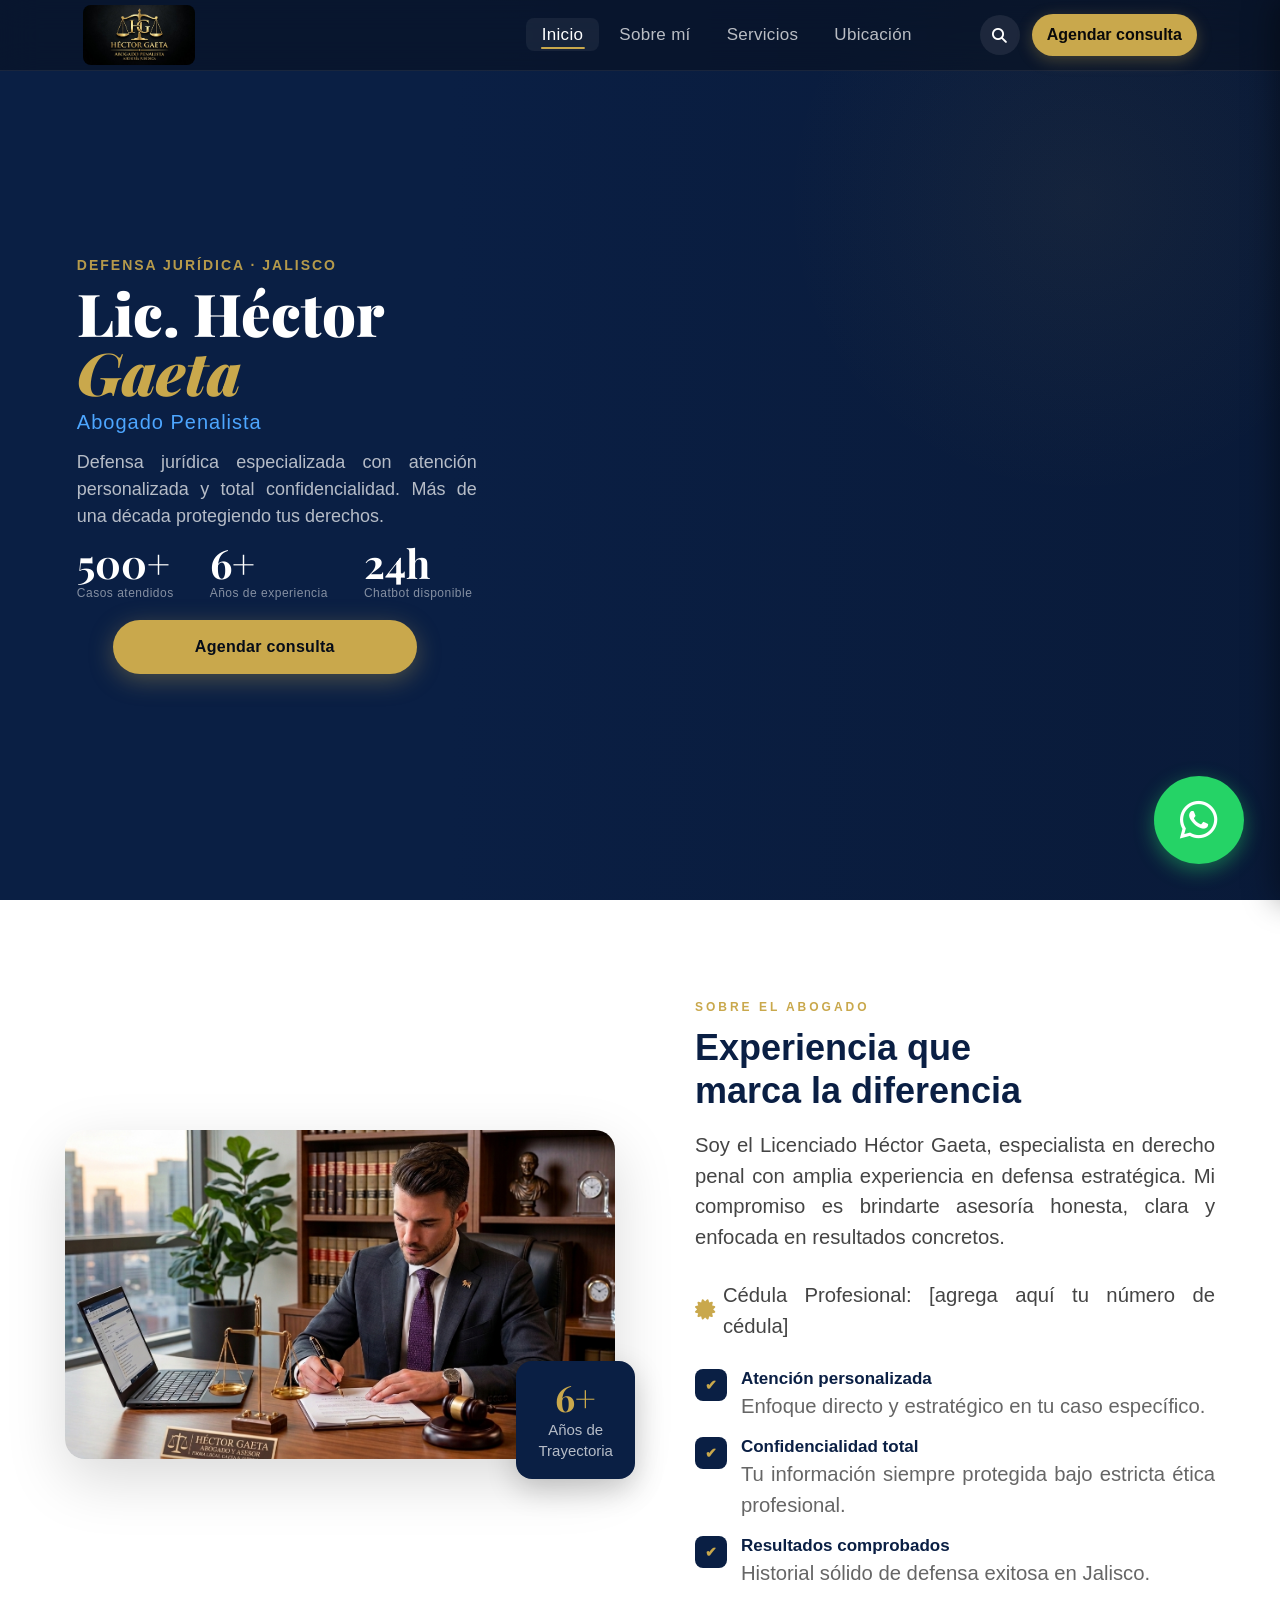
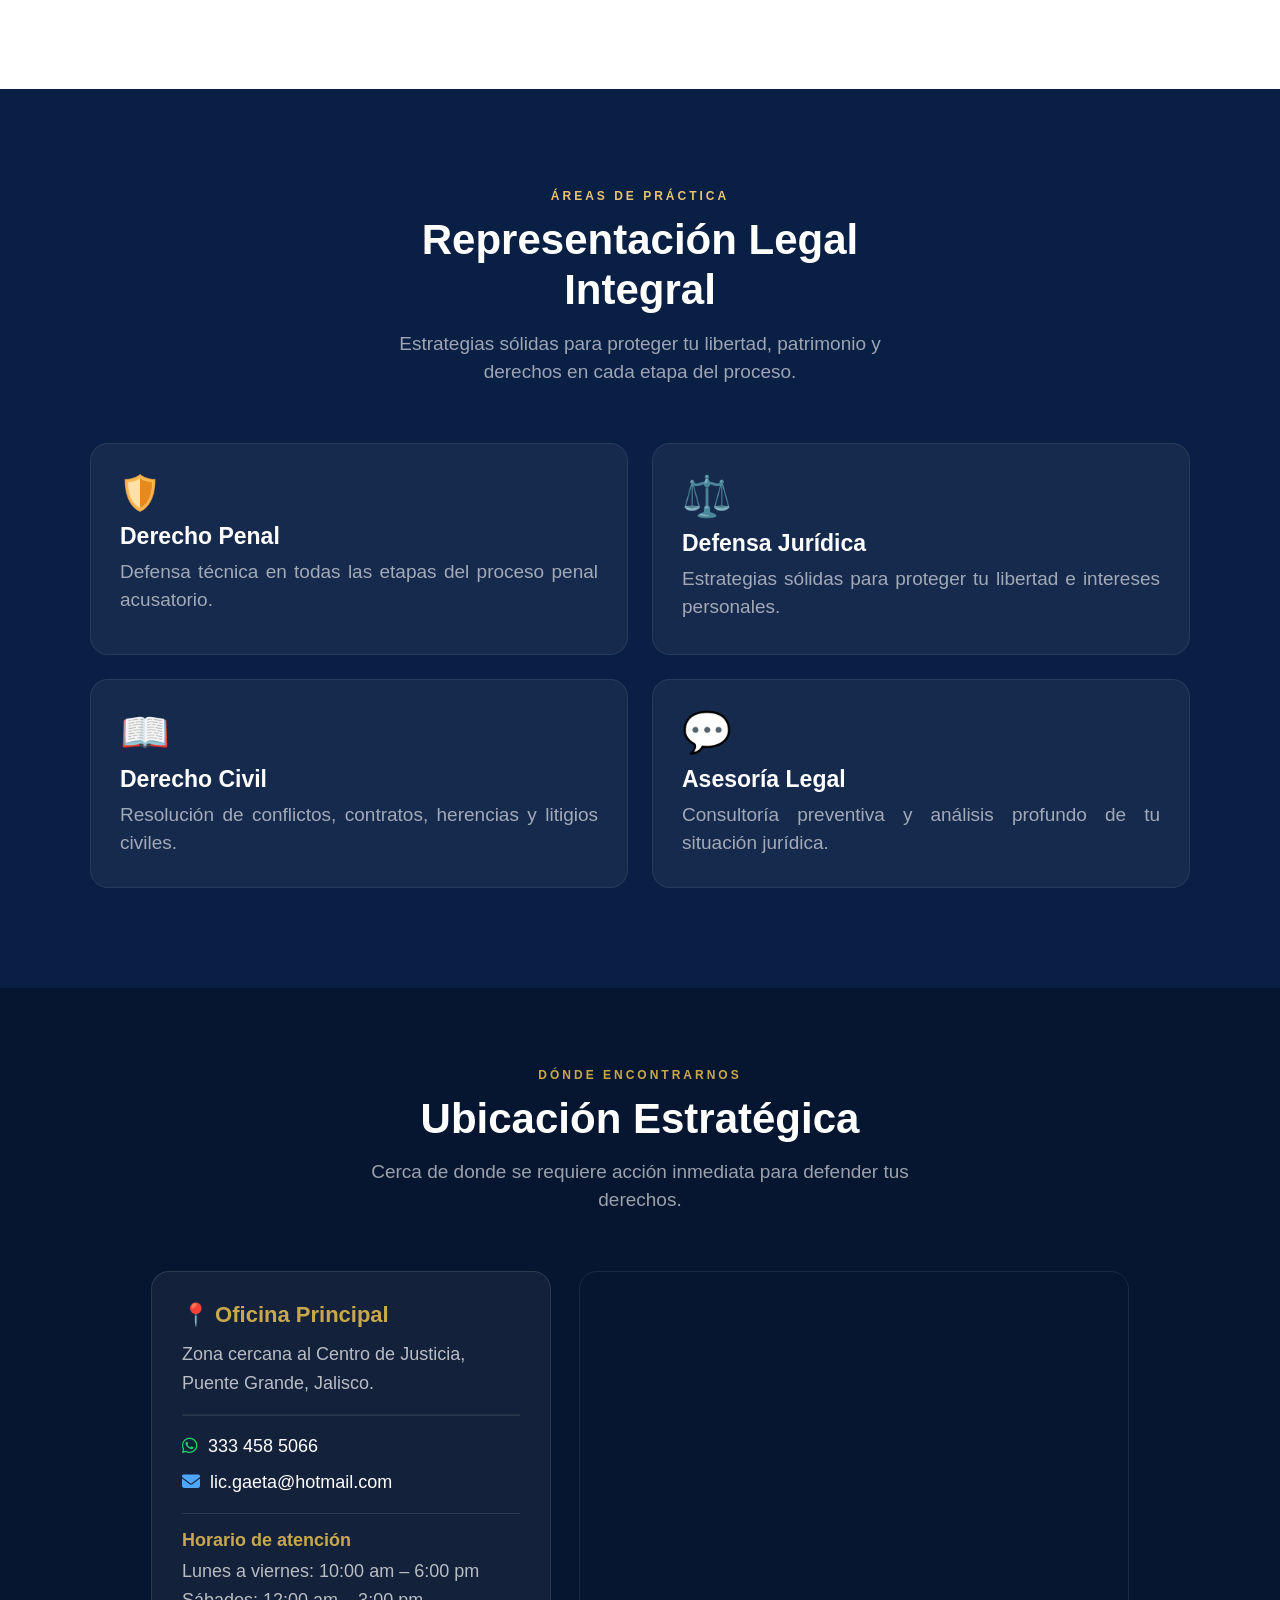
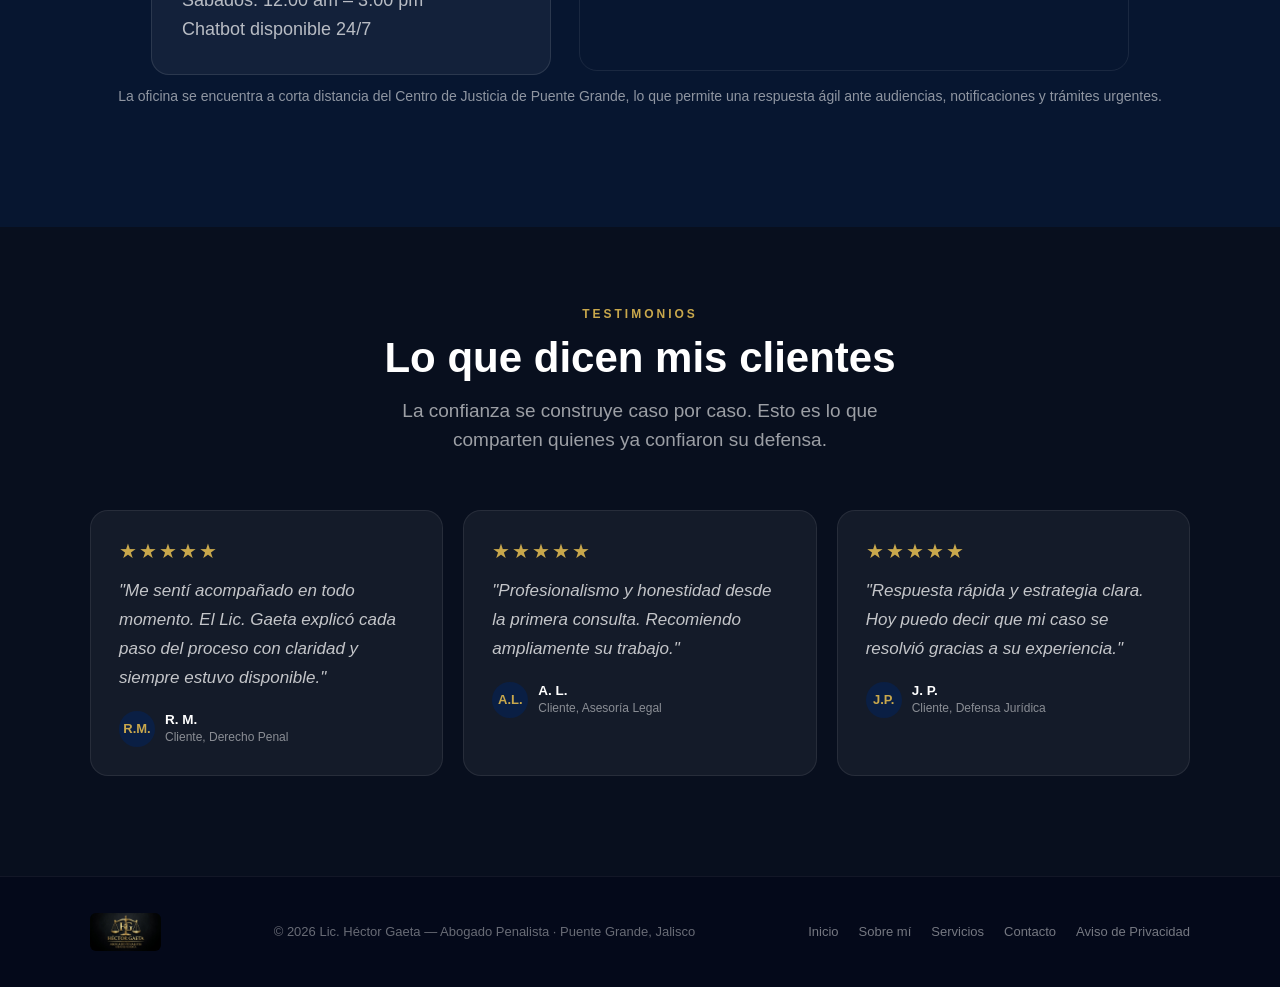
<file: index.html>
<!DOCTYPE html>
<html lang="es">
<head>
    <meta charset="UTF-8">
    <meta name="viewport" content="width=device-width, initial-scale=1.0">
    <title>Héctor Gaeta — Abogado Penalista</title>
    <link href="https://fonts.googleapis.com/css2?family=Playfair+Display:wght@400;700;900&family=DM+Sans:wght@300;400;500;600&display=swap" rel="stylesheet">
    <link rel="stylesheet" href="https://cdnjs.cloudflare.com/ajax/libs/font-awesome/6.5.0/css/all.min.css">
    <link rel="stylesheet" href="estillos.css">
</head>

<body>

<!-- ══════════════════════════════════
     NAVBAR HORIZONTAL (fijo, arriba)
══════════════════════════════════ -->
<nav class="navbar" id="navbar">
    <div class="nav-inner">
        <!-- Logo -->
        <a href="index.html" class="nav-logo">
            <img src="Logo.png" alt="Héctor Gaeta">
        </a>

        <!-- Links centrales (desktop) -->
        <ul class="nav-links">
            <li><a href="#" class="nav-link active">Inicio</a></li>
            <li><a href="#about" class="nav-link">Sobre mí</a></li>
            <li><a href="#servicios" class="nav-link">Servicios</a></li>
            <li><a href="#ubicacion" class="nav-link">Ubicación</a></li>
        </ul>

        <!-- CTA -->
        <div class="nav-cta">
            <!-- Botón lupa: abre el menú de Preguntas Frecuentes (tablet/1080p/2K) -->
            <button class="btn-lupa" id="btnLupa" aria-label="Preguntas frecuentes" aria-expanded="false">
                <i class="fa-solid fa-magnifying-glass"></i>
            </button>
            <a href="contacto.html" class="btn-nav">Agendar consulta</a>
            <!-- Hamburguesa (móvil) -->
            <button class="menu-toggle" id="menuToggle" aria-label="Abrir menú">
                <span></span>
                <span></span>
                <span></span>
            </button>
        </div>
    </div>
</nav>

<!-- DROPDOWN DE PREGUNTAS FRECUENTES (tablet / 1080p / 2K) -->
<div class="faq-dropdown" id="faqDropdown">
    <div class="faq-dropdown-inner">
        <div class="faq-dropdown-header">
            <div>
                <span>Dudas comunes</span>
                <h3>Preguntas Frecuentes</h3>
            </div>
            <button class="faq-dropdown-close" id="faqDropdownClose" aria-label="Cerrar">✕</button>
        </div>
        <div class="faq-list">
            <details class="faq-item">
                <summary>¿Qué debo hacer si me detienen o detienen a un familiar?</summary>
                <p class="faq-answer">Lo primero es mantener la calma y no declarar nada sin la presencia de un abogado. Contáctame de inmediato por WhatsApp; te explicaré tus derechos y los siguientes pasos según la situación.</p>
            </details>
            <details class="faq-item">
                <summary>¿Cuánto cuesta una primera consulta?</summary>
                <p class="faq-answer">El costo depende de la complejidad del caso. En la primera consulta se evalúa tu situación y se te da un presupuesto claro, sin compromisos ocultos.</p>
            </details>
            <details class="faq-item">
                <summary>¿Manejan casos fuera de Jalisco?</summary>
                <p class="faq-answer">La atención presencial es en Jalisco, pero se puede dar asesoría remota inicial para casos en otros estados, según el tipo de proceso.</p>
            </details>
            <details class="faq-item">
                <summary>¿Mi información está protegida?</summary>
                <p class="faq-answer">Sí. Toda la información que compartas está protegida bajo secreto profesional y nuestro <a href="privacidad.html" style="color:var(--navy); font-weight:600;">Aviso de Privacidad</a>.</p>
            </details>
            <details class="faq-item">
                <summary>¿Cuánto tarda un proceso penal?</summary>
                <p class="faq-answer">Varía mucho según el tipo de delito y la etapa procesal. En tu primera consulta te doy una estimación realista basada en casos similares.</p>
            </details>
        </div>
    </div>
</div>

<!-- MENÚ LATERAL (móvil) -->
<div class="side-menu" id="sideMenu">
    <div class="side-menu-inner">
        <p class="side-menu-title">Menú</p>
        <a href="#" onclick="closeSideMenu()">Inicio</a>
        <a href="#about" onclick="closeSideMenu()">Sobre mí</a>
        <a href="#servicios" onclick="closeSideMenu()">Servicios</a>
        <a href="#ubicacion" onclick="closeSideMenu()">Ubicación</a>
        <a href="contacto.html">Contacto</a>
        <a href="faq.html"><i class="fa-solid fa-magnifying-glass" style="margin-right:8px; color:var(--gold);"></i>Preguntas Frecuentes</a>
    </div>
</div>
<div class="menu-overlay" id="menuOverlay" onclick="closeSideMenu()"></div>


<!-- ══════════════════════════════════
     HERO
══════════════════════════════════ -->
<section class="hero">
    <div class="hero-left">
        <span class="tag">DEFENSA JURÍDICA · JALISCO</span>
        <h1 class="hero-title">Lic. Héctor<br><em>Gaeta</em></h1>
        <h2 class="hero-sub">Abogado Penalista</h2>
        <p class="hero-desc">
            Defensa jurídica especializada con atención personalizada y total confidencialidad. Más de una década protegiendo tus derechos.
        </p>

        <!-- Estadísticas -->
        <div class="stats-row">
            <div class="stat">
                <span class="stat-num">500+</span>
                <span class="stat-lbl">Casos atendidos</span>
            </div>
            <div class="stat">
                <span class="stat-num">6+</span>
                <span class="stat-lbl">Años de experiencia</span>
            </div>
            <div class="stat">
                <span class="stat-num">24h</span>
                <span class="stat-lbl">Chatbot disponible</span>
            </div>
        </div>

        <a href="contacto.html" class="btn-hero">Agendar consulta</a>
    </div>

</section>

<!-- ══════════════════════════════════
     SOBRE MÍ
══════════════════════════════════ -->
<section class="about" id="about">
    <div class="about-container">
        <div class="about-img-wrap">
            <img src="abogado.png" alt="Lic. Héctor Gaeta">
            <div class="about-badge">
                <span class="about-badge-num">6+</span>
                <span>Años de<br>Trayectoria</span>
            </div>
        </div>

        <div class="about-text">
            <span class="section-tag">SOBRE EL ABOGADO</span>
            <h2>Experiencia que<br>marca la diferencia</h2>
            <p class="about-description"> 
                Soy el Licenciado Héctor Gaeta, especialista en derecho penal con amplia experiencia en defensa estratégica. Mi compromiso es brindarte asesoría honesta, clara y enfocada en resultados concretos.
            </p>

            <p class="cedula-line"><i class="fa-solid fa-certificate"></i> Cédula Profesional: [agrega aquí tu número de cédula]</p>

            <div class="features">
                <div class="feature-item">
                    <div class="feature-icon">✔</div>
                    <div>
                        <h4>Atención personalizada</h4>
                        <p>Enfoque directo y estratégico en tu caso específico.</p>
                    </div>
                </div>
                <div class="feature-item">
                    <div class="feature-icon">✔</div>
                    <div>
                        <h4>Confidencialidad total</h4>
                        <p>Tu información siempre protegida bajo estricta ética profesional.</p>
                    </div>
                </div>
                <div class="feature-item">
                    <div class="feature-icon">✔</div>
                    <div>
                        <h4>Resultados comprobados</h4>
                        <p>Historial sólido de defensa exitosa en Jalisco.</p>
                    </div>
                </div>
            </div>
        </div>
    </div>
</section>


<!-- ══════════════════════════════════
     SERVICIOS
══════════════════════════════════ -->
<section class="servicios" id="servicios">
    <div class="servicios-inner">
        <div class="section-header">
            <span class="section-tag light">ÁREAS DE PRÁCTICA</span>
            <h2>Representación Legal<br>Integral</h2>
            <p class="sub">Estrategias sólidas para proteger tu libertad, patrimonio y derechos en cada etapa del proceso.</p>
        </div>

        <div class="cards">
            <div class="card">
                <div class="icon">
                    <div  class="escudo-bg">
                    <img src="escudo.png" alt="escudo">
                    </div>
                <h3>Derecho Penal</h3>
                <p>Defensa técnica en todas las etapas del proceso penal acusatorio.</p>
                </div>
            </div>
            <div class="card">
                <div class="icon">⚖️</div>
                <h3>Defensa Jurídica</h3>
                <p>Estrategias sólidas para proteger tu libertad e intereses personales.</p>
            </div>
            <div class="card">
                <div class="icon">📖</div>
                <h3>Derecho Civil</h3>
                <p>Resolución de conflictos, contratos, herencias y litigios civiles.</p>
            </div>
            <div class="card">
                <div class="icon">💬</div>
                <h3>Asesoría Legal</h3>
                <p>Consultoría preventiva y análisis profundo de tu situación jurídica.</p>
            </div>
        </div>
    </div>
</section>


<!-- ══════════════════════════════════
     UBICACIÓN
══════════════════════════════════ -->
<section class="ubicacion" id="ubicacion">
    <div class="ubicacion-inner">
        <div class="section-header">
            <span class="section-tag">DÓNDE ENCONTRARNOS</span>
            <h2>Ubicación Estratégica</h2>
            <p class="sub">Cerca de donde se requiere acción inmediata para defender tus derechos.</p>
        </div>

        <div class="ubicacion-container">
            <div class="info">
                <h3>📍 Oficina Principal</h3>
                <p>Zona cercana al Centro de Justicia,<br>Puente Grande, Jalisco.</p>
                <hr style="border-color:rgba(255,255,255,0.1); margin:16px 0;">
                <p><i class="fa-brands fa-whatsapp" style="color:#25D366"></i> &nbsp;<a href="https://wa.me/3334585066" style="color:white">333 458 5066</a></p>
                <p style="margin-top:8px"><i class="fa-solid fa-envelope" style="color:#4da6ff"></i> &nbsp;<a href="mailto:lic.gaeta@hotmail.com" style="color:white">lic.gaeta@hotmail.com</a></p>

                <div class="horario-box">
                    <strong>Horario de atención</strong>
                    <p>Lunes a viernes: 10:00 am – 6:00 pm<br>
                    Sábados: 12:00 am – 3:00 pm<br>
                    Chatbot disponible 24/7 </p>
                </div>
            </div>

            <div class="mapa">
                <iframe
                    src="https://www.google.com/maps/embed?pb=!1m14!1m8!1m3!1d1867.828582835314!2d-103.1966223!3d20.5612036!3m2!1i1024!2i768!4f13.1!3m3!1m2!1s0x842f4bc04ec56a7b%3A0xa904872b5812e53d!2sJuzgados%20de%20control%20y%20jucio%20oral!5e0!3m2!1ses-419!2smx!4v1787462434099!5m2!1ses-419!2smx"
                    width="100%"
                    height="100%"
                    style="border:0;"
                    allowfullscreen="">
                </iframe>
            </div>
        </div>

        <p class="ubicacion-nota">La oficina se encuentra a corta distancia del Centro de Justicia de Puente Grande, lo que permite una respuesta ágil ante audiencias, notificaciones y trámites urgentes.</p>
    </div>
</section>

<!-- ══════════════════════════════════
     TESTIMONIOS (NUEVO)
══════════════════════════════════ -->
<section class="testimonios" id="testimonios">
    <div class="testimonios-inner">
        <div class="section-header">
            <span class="section-tag">TESTIMONIOS</span>
            <h2>Lo que dicen  mis clientes</h2>
            <p class="sub">La confianza se construye caso por caso. Esto es lo que comparten quienes ya confiaron su defensa.</p>
        </div>

        <!-- ⚠️ EJEMPLO: reemplaza estos testimonios por reseñas reales de tus clientes (o pídeles su reseña de Google) -->
        <div class="testimonios-grid">
            <div class="testimonio-card">
                <div class="testimonio-stars">★★★★★</div>
                <p class="testimonio-text">"Me sentí acompañado en todo momento. El Lic. Gaeta explicó cada paso del proceso con claridad y siempre estuvo disponible."</p>
                <div class="testimonio-autor">
                    <div class="testimonio-avatar">R.M.</div>
                    <div>
                        <strong>R. M.</strong>
                        <span>Cliente, Derecho Penal</span>
                    </div>
                </div>
            </div>
            <div class="testimonio-card">
                <div class="testimonio-stars">★★★★★</div>
                <p class="testimonio-text">"Profesionalismo y honestidad desde la primera consulta. Recomiendo ampliamente su trabajo."</p>
                <div class="testimonio-autor">
                    <div class="testimonio-avatar">A.L.</div>
                    <div>
                        <strong>A. L.</strong>
                        <span>Cliente, Asesoría Legal</span>
                    </div>
                </div>
            </div>
            <div class="testimonio-card">
                <div class="testimonio-stars">★★★★★</div>
                <p class="testimonio-text">"Respuesta rápida y estrategia clara. Hoy puedo decir que mi caso se resolvió gracias a su experiencia."</p>
                <div class="testimonio-autor">
                    <div class="testimonio-avatar">J.P.</div>
                    <div>
                        <strong>J. P.</strong>
                        <span>Cliente, Defensa Jurídica</span>
                    </div>
                </div>
            </div>
        </div>
    </div>
</section>


<!-- ══════════════════════════════════
     FOOTER
══════════════════════════════════ -->
<footer class="footer">
    <div class="footer-inner">
        <img src="Logo.png" alt="Héctor Gaeta" class="footer-logo">
        <p>© 2026 Lic. Héctor Gaeta — Abogado Penalista · Puente Grande, Jalisco</p>
        <div class="footer-links">
            <a href="#">Inicio</a>
            <a href="#about">Sobre mí</a>
            <a href="#servicios">Servicios</a>
            <a href="contacto.html">Contacto</a>
            <a href="privacidad.html">Aviso de Privacidad</a>
        </div>
    </div>
</footer>


<!-- BOTÓN WHATSAPP FIJO -->
<a href="https://wa.me/3334585066" target="_blank" class="whatsapp-btn" aria-label="WhatsApp">
    <i class="fa-brands fa-whatsapp"></i>
</a>


<script>
    // ── Navbar scroll effect
    const navbar = document.getElementById('navbar');
    window.addEventListener('scroll', () => {
        navbar.classList.toggle('scrolled', window.scrollY > 40);
    });

    // ── Smooth scroll para links internos
    document.querySelectorAll('a[href^="#"]').forEach(a => {
        a.addEventListener('click', e => {
            const target = document.querySelector(a.getAttribute('href'));
            if (target) {
                e.preventDefault();
                const offset = 80;
                window.scrollTo({ top: target.offsetTop - offset, behavior: 'smooth' });
                closeSideMenu();
            }
        });
    });

    // ── Menú móvil
    const menuToggle = document.getElementById('menuToggle');
    const sideMenu   = document.getElementById('sideMenu');
    const overlay    = document.getElementById('menuOverlay');

    menuToggle.addEventListener('click', () => {
        const open = sideMenu.classList.toggle('open');
        overlay.classList.toggle('open', open);
        menuToggle.classList.toggle('active', open);
    });

    function closeSideMenu() {
        sideMenu.classList.remove('open');
        overlay.classList.remove('open');
        menuToggle.classList.remove('active');
    }

    // ── Active nav link on scroll
    const sections = document.querySelectorAll('section[id]');
    const navLinks = document.querySelectorAll('.nav-link');
    window.addEventListener('scroll', () => {
        let current = '';
        sections.forEach(s => {
            if (window.scrollY >= s.offsetTop - 120) current = s.id;
        });
        navLinks.forEach(l => {
            l.classList.toggle('active', l.getAttribute('href') === '#' + current || (current === '' && l.getAttribute('href') === '#'));
        });
    });

    // ── Dropdown de Preguntas Frecuentes (botón lupa)
    const btnLupa      = document.getElementById('btnLupa');
    const faqDropdown   = document.getElementById('faqDropdown');
    const faqDropdownX = document.getElementById('faqDropdownClose');

    function toggleFaqDropdown(forceClose) {
        const open = forceClose ? false : !faqDropdown.classList.contains('open');
        faqDropdown.classList.toggle('open', open);
        btnLupa.classList.toggle('active', open);
        btnLupa.setAttribute('aria-expanded', open);
    }

    if (btnLupa && faqDropdown) {
        btnLupa.addEventListener('click', (e) => {
            e.stopPropagation();
            toggleFaqDropdown();
        });
        faqDropdownX.addEventListener('click', () => toggleFaqDropdown(true));
        document.addEventListener('click', (e) => {
            if (!faqDropdown.contains(e.target) && e.target !== btnLupa) {
                toggleFaqDropdown(true);
            }
        });
        document.addEventListener('keydown', (e) => {
            if (e.key === 'Escape') toggleFaqDropdown(true);
        });
    }

    // ── Animación de entrada al scroll
    const observer = new IntersectionObserver((entries) => {
        entries.forEach(e => { if (e.isIntersecting) e.target.classList.add('visible'); });
    }, { threshold: 0.12 });
    document.querySelectorAll('.about-container, .cards, .card, .ubicacion-container, .stat, .testimonios-grid').forEach(el => observer.observe(el));
</script>

</body>
</html>
</file>
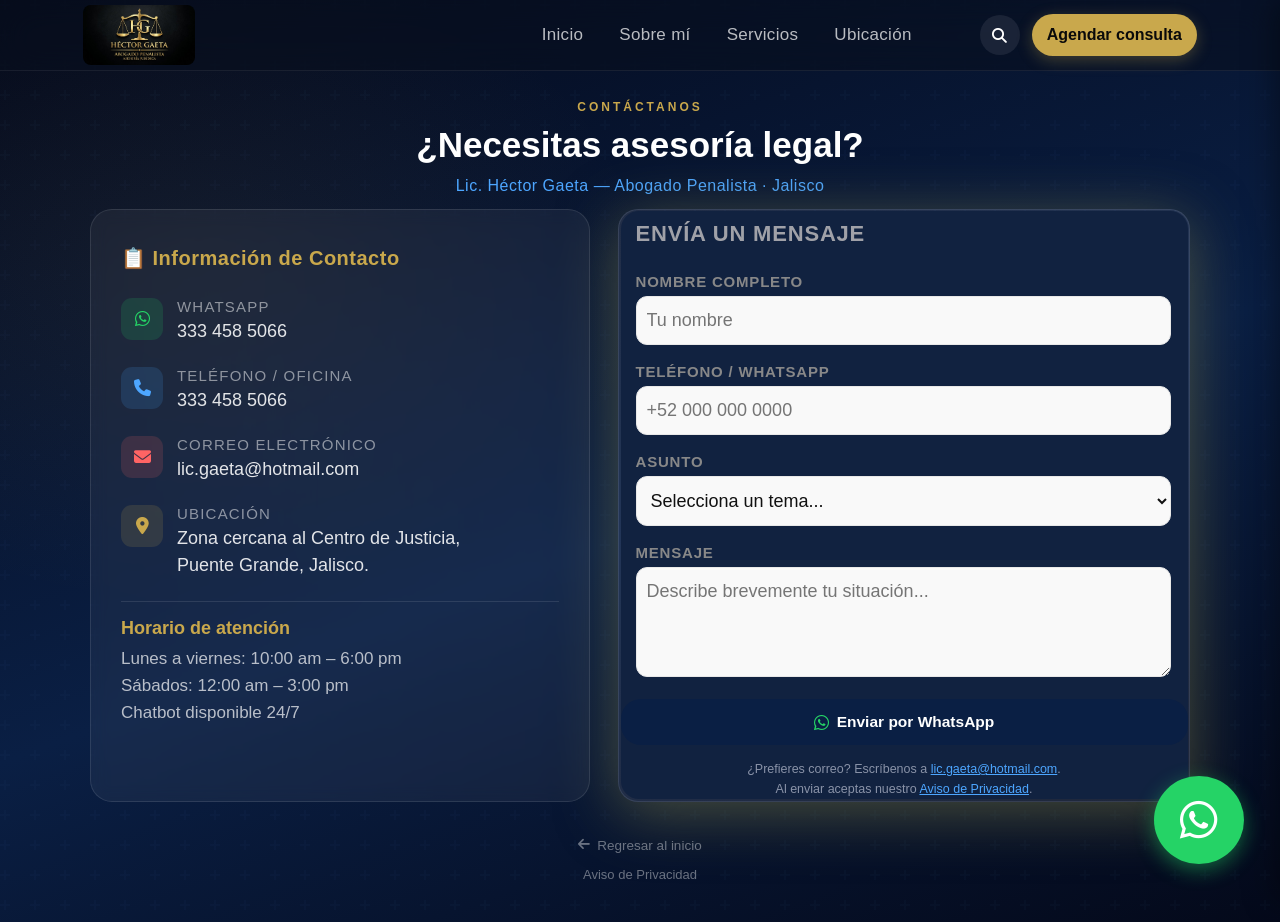
<file: contacto.html>
<!DOCTYPE html>
<html lang="es">
<head>
    <meta charset="UTF-8">
    <meta name="viewport" content="width=device-width, initial-scale=1.0">
    <title>Contacto — Lic. Héctor Gaeta</title>
    <link href="https://fonts.googleapis.com/css2?family=Playfair+Display:wght@400;700;900&family=DM+Sans:wght@300;400;500;600&display=swap" rel="stylesheet">
    <link rel="stylesheet" href="https://cdnjs.cloudflare.com/ajax/libs/font-awesome/6.5.0/css/all.min.css">
    <link rel="stylesheet" href="estillos.css">
    <style>
        /* ── Página de contacto ── */
        .contacto-page {
            min-height: 100vh;
            padding-top: 72px;
            background:
                radial-gradient(ellipse 60% 60% at 15% 30%, rgba(201,168,76,0.07) 0%, transparent 60%),
                linear-gradient(160deg, #04091a 0%, #0a1f44 55%, #04091a 100%);
            display: flex;
            flex-direction: column;
            align-items: center;
            justify-content: center;
            padding-bottom: 80px;
            padding-left: clamp(20px, 4vw, 60px);
            padding-right: clamp(20px, 4vw, 60px);
            position: relative;
        }

        .contacto-page::before {
            content: '';
            position: absolute;
            inset: 0;
            background: url("data:image/svg+xml,%3Csvg width='60' height='60' viewBox='0 0 60 60' xmlns='http://www.w3.org/2000/svg'%3E%3Cg fill='none'%3E%3Cg fill='%234da6ff' fill-opacity='0.025'%3E%3Cpath d='M36 34v-4h-2v4h-4v2h4v4h2v-4h4v-2h-4zm0-30V0h-2v4h-4v2h4v4h2V6h4V4h-4zM6 34v-4H4v4H0v2h4v4h2v-4h4v-2H6zM6 4V0H4v4H0v2h4v4h2V6h4V4H6z'/%3E%3C/g%3E%3C/g%3E%3C/svg%3E");
            pointer-events: none;
        }

        .contacto-header {
            text-align: center;
            margin-bottom: 52px;
            position: relative;
            z-index: 1;
        }

        .contacto-header .section-tag { color: var(--gold); }

        .contacto-header h1 {
            font-family: 'Arial', serif;
            font-size: clamp(32px, 4vw, 52px);
            font-weight: 900;
            color: white;
            line-height: 1.1;
            margin: 10px 0 12px;
        }

        .contacto-header .subtitulo {
            color: var(--blue);
            font-size: 16px;
            font-weight: 300;
            letter-spacing: 0.5px;
        }

        .contacto-grid {
            display: flex;
            gap: 28px;
            flex-wrap: wrap;
            justify-content: center;
            width: 100%;
            max-width: 900px;
            position: relative;
            z-index: 1;
        }

        /* Tarjeta de datos */
        .contacto-datos {
            background: rgba(255,255,255,0.05);
            border: 1px solid rgba(255,255,255,0.1);
            border-radius: 22px;
            padding: 36px 30px;
            color: white;
            flex: 1 1 280px;
            max-width: 340px;
            backdrop-filter: blur(8px);
        }

        .contacto-datos h3 {
            font-family: 'Arial', serif;
            font-size: 17px;
            margin-bottom: 28px;
            color: var(--gold);
            letter-spacing: 0.5px;
        }

        .dato-item {
            font-family: 'Arial', serif;
            display: flex;
            align-items: flex-start;
            gap: 14px;
            margin-bottom: 22px;
        }

        .dato-item .dato-icon {
            width: 42px; height: 42px;
            border-radius: 11px;
            display: flex;
            align-items: center;
            justify-content: center;
            font-size: 17px;
            flex-shrink: 0;
        }

        .dato-icon.wa   { background: rgba(37,211,102,0.15); color: #25D366; }
        .dato-icon.tel  { background: rgba(77,166,255,0.15);  color: #4da6ff; }
        .dato-icon.map  { background: rgba(201,168,76,0.15);  color: var(--gold); }
        .dato-icon.mail { background: rgba(255,100,100,0.15); color: #ff6464; }

        .dato-info strong {
            display: block;
            font-size: 11px;
            opacity: 0.5;
            margin-bottom: 3px;
            font-weight: 500;
            letter-spacing: 1.2px;
            text-transform: uppercase;
        }

        .dato-info a, .dato-info p {
            font-family: 'Arial', serif;
            color: rgba(255,255,255,0.88);
            text-decoration: none;
            font-size: 14.5px;
            line-height: 1.5;
        }

        .dato-info a:hover { color: var(--blue); }

        /* Formulario */
        .contacto-form {
            border-radius: 20px;
            padding: 8px 8px;
            flex: 1 1 320px;
            max-width: 460px;
            box-shadow: rgba(124, 123, 69, 0.575) 0 10px 60px;
            background-color: rgba(255, 255, 255, 0.1);
            border: 1px solid rgba(255, 255, 255, 0.1);
        }

        .contacto-form__content {
            background-color: #112240;
            border-radius: 18px;
            width: 100%;
            height: 100%;
        }

        .contacto-form h3 {
            font-family: 'Arial', serif;
            font-size: 22px;
            color: rgba(196, 194, 194, 0.801);
            margin-bottom: 26px;
        }

        .form-group { margin-bottom: 18px; }

        .form-group label {
            display: block;
            margin-left: 12px;
            font-size: 12px;
            color: #888;
            margin-bottom: 6px;
            font-weight: 600;
            letter-spacing: 0.8px;
            text-transform: uppercase;
        }

        .form-group input,
        .form-group textarea,
        .form-group select {
            width: 100%;
            padding: 12px 14px;
            border: 1.5px solid #e8e8e8;
            border-radius: 11px;
            font-family: 'Arial', sans-serif;
            font-size: 15px;
            color: #111;
            background: #f9f9f9;
            transition: border 0.2s, background 0.2s;
            outline: none;
        }
        

        #nombre {padding: 13px 10px; margin: 0 9px; width:95% ;}    
        #telefono {padding: 13px 10px;  margin: 0 9px;  width:95% ;}
        #asunto {padding: 13px 10px;  margin: 0 9px;  width:95% ;}
        #mensaje {padding: 13px 10px;  margin: 0 9px;  width:95% ;}
        #titulo {padding: 10px 0 0; color: white;}

        .form-group input:focus,
        .form-group textarea:focus,
        .form-group select:focus {
            border-color: var(--navy);
            background: #fff;
        }

        .form-group textarea {
            resize: vertical;
            min-height: 110px;
        }

        .btn-enviar {
            width: 100%;
            padding: 14px;
            background: var(--navy);
            color: white;
            border: none;
            border-radius: 20px;
            font-family: 'Arial', sans-serif;
            font-size: 15.5px;
            font-weight: 600;
            cursor: pointer;
            transition: opacity 0.2s, transform 0.2s, background 0.2s;
            display: flex;
            align-items: center;
            justify-content: center;
            gap: 8px;
        }

        .btn-enviar:hover {
            opacity: 0.88;
            transform: translateY(-2px);
            background: #0f3988;
        }

        .btn-enviar i { color: #25D366; font-size: 17px; }

        /* Back link */
        .back-link {
            margin-top: 36px;
            color: rgba(255,255,255,0.4);
            font-size: 13.5px;
            text-decoration: none;
            display: flex;
            align-items: center;
            gap: 7px;
            transition: color 0.2s;
            position: relative;
            z-index: 1;
        }

        .back-link:hover { color: var(--gold); }

        
        @media (min-width: 390px) and (max-width: 844px) {
            .contacto-page { padding-top: 90px; }
            .contacto-header h1 { font-size: 36px; }
            .contacto-datos { max-width: 100%; }
            .contacto-form { max-width: 100%; padding: 4px 4px; border-radius: 23px;}
            
        }

        /* Responsive */
        @media (max-width: 768px) {
            .contacto-page { padding-top: 90px; }
            .contacto-header h1 { font-size: 28px; }
            .contacto-datos, .contacto-form { max-width: 100%; }
            .contacto-datos { padding: 28px 20px; }
            .contacto-form { padding: 4px 4px; border: 0.5px;}
            .contacto-header { margin-top: 18px; margin: 18px;}
            .contacto-datos h3 { font-size: 24px; }
            .form-group label { font-size: 17px; }
            .form-group input, .form-group textarea, .form-group select {
                font-size: 16.7px;
                padding: 10px 12px;}
            #nombre {padding: 13px 10px; font-size: 16.5px; margin: 0 10.3px; width:95% ;}
            #telefono {padding: 13px 10px; font-size: 16.5px; margin: 0 10.3px; width:95% ;}
            #asunto {padding: 13px 10px; font-size: 16.5px; margin: 0 10.3px; width:95% ;}
            #mensaje {padding: 13px 10px; font-size: 16.5px; margin: 0 10.3px; width:95% ;}

            .dato-item .dato-icon { width: 48px; height: 48px; font-size: 20px; }
            .dato-info strong { font-size: 16px; }
            .dato-info a, .dato-info p { font-size: 18.5px; }
        }

        @media (min-width: 1200px) and (max-width: 1536px) {
            .contacto-page { padding-top: 100px; padding-bottom: 40px;}
            .contacto-header h1 { font-size: 35px; }
            .contacto-header { margin-bottom: 14px; }
            .contacto-grid { max-width: 1100px;}
            .contacto-datos { max-width: 500px; }
            .contacto-form  { max-width: 640px; padding: 1.5px 1.5px; }
            .contacto-datos h3 { font-size: 20px; }
            .dato-info strong { font-size: 15px; }
            .dato-info a, .dato-info p { font-size: 18px; }
            .form-group input, .form-group textarea, .form-group select {
            width: 100%;
            padding: 12px 14px;
            border: 1.5px solid #e8e8e8;
            border-radius: 11px;
            font-family: 'Arial', sans-serif;
            font-size: 15px;
            color: #111;
            background: #f9f9f9;
            transition: border 0.2s, background 0.2s;
            outline: none;}

            .horario-box p { font-size: 17px;}

            .form-group label {font-size: 15px; margin-left: 15px;} 
            #nombre {padding: 13px 10px; font-size: 18px; margin: 0 15px; width:94.5% ;}
            #telefono {padding: 13px 10px; font-size: 18px; margin: 0 15px; width:94.5% ;}
            #asunto {padding: 13px 10px; font-size: 18px; margin: 0 15px; width:94.5% ;}
            #mensaje {padding: 13px 10px; font-size: 18px; margin: 0 15px; width:94.5% ;}
        }

        /* ============================================
        1080p — 1200px–2159px
        ============================================ */
        @media (min-width: 1537px) and (max-width: 2159px) {
            .contacto-header h1 { font-size: 45px; }
            .contacto-header { margin-bottom: 20px; }
            .contacto-grid { max-width: 1000px;}
            .contacto-page { padding-top: 120px; }
            .contacto-datos { max-width: 400px; }
            .contacto-form  { max-width: 640px; padding: 1.5px 1.5px; }
            .contacto-datos h3 { font-size: 20px; }
            .dato-info strong { font-size: 15px; }
            .dato-info a, .dato-info p { font-size: 18px; }
            .form-group input, .form-group textarea, .form-group select {
            width: 100%;
            padding: 12px 14px;
            border: 1.5px solid #e8e8e8;
            border-radius: 11px;
            font-family: 'Arial', sans-serif;
            font-size: 15px;
            color: #111;
            background: #f9f9f9;
            transition: border 0.2s, background 0.2s;
            outline: none;}

            .horario-box p { font-size: 17px;}

            .form-group label {font-size: 15px; margin-left: 15px;} 
            #nombre {padding: 13px 10px; font-size: 18px; margin: 0 15px; width:94.5% ;}
            #telefono {padding: 13px 10px; font-size: 18px; margin: 0 15px;  width:94.5% ;}
            #asunto {padding: 13px 10px;  font-size: 18px; margin: 0 15px;  width:94.5% ;}
            #mensaje {padding: 13px 10px; font-size: 18px; margin: 0 15px;  width:94.5% ;}
        }

        @media (min-width: 2160px) {
            .contacto-page { padding-top: 1px; }
            .contacto-header h1 { font-size: 65px;}
            .contacto-datos h3 { font-size: 22px; }
            .contacto-header .subtitulo {font-size: 19px; padding-top: 15px; letter-spacing: 0.5px; }
            .contacto-grid { max-width: 1300px; gap: 48px; }
            .contacto-datos { max-width: 520px; padding: 52px 42px; }
            .contacto-form  { max-width: 640px; padding: 1px 1px; }
            .dato-item .dato-icon { width: 54px; height: 54px; font-size: 22px; }
            .dato-info a, .dato-info p { font-size: 18px; letter-spacing: 1.2px;}
            .dato-info strong { font-size: 15px; }
            .btn-enviar { font-size: 20px; padding: 18px; }
            .form-group input,
            .form-group textarea,
            .form-group label { margin-left: 15px; font-size: 12px;}
            #titulo {padding: 20px 1px 0; color: white;}
            #nombre {padding: 13px 10px; font-size: 18px; margin: 0 12px; width:95% ;}    
            #telefono {padding: 13px 10px; font-size: 18px; margin: 0 12px;  width:95% ;}
            #asunto {padding: 13px 10px;  font-size: 18px; margin: 0 12px;  width:95% ;}
            #mensaje {padding: 13px 10px; font-size: 18px; margin: 0 12px;  width:95% ;}
            .form-group select { font-size: 18px; padding: 15px 18px; }
        }
    </style>
</head>

<body>

<!-- NAVBAR -->
<nav class="navbar" id="navbar">
    <div class="nav-inner">
        <a href="index.html" class="nav-logo">
            <img src="Logo.png" alt="Héctor Gaeta">
        </a>
        <ul class="nav-links">
            <li><a href="index.html" class="nav-link">Inicio</a></li>
            <li><a href="index.html#about" class="nav-link">Sobre mí</a></li>
            <li><a href="index.html#servicios" class="nav-link">Servicios</a></li>
            <li><a href="index.html#ubicacion" class="nav-link">Ubicación</a></li>
        </ul>
        <div class="nav-cta">
            <button class="btn-lupa" id="btnLupa" aria-label="Preguntas frecuentes" aria-expanded="false">
                <i class="fa-solid fa-magnifying-glass"></i>
            </button>
            <a href="contacto.html" class="btn-nav">Agendar consulta</a>
            <button class="menu-toggle" id="menuToggle" aria-label="Abrir menú">
                <span></span><span></span><span></span>
            </button>
        </div>
    </div>
</nav>

<!-- DROPDOWN DE PREGUNTAS FRECUENTES (tablet / 1080p / 2K) -->
<div class="faq-dropdown" id="faqDropdown">
    <div class="faq-dropdown-inner">
        <div class="faq-dropdown-header">
            <div>
                <span>Dudas comunes</span>
                <h3>Preguntas Frecuentes</h3>
            </div>
            <button class="faq-dropdown-close" id="faqDropdownClose" aria-label="Cerrar">✕</button>
        </div>
        <div class="faq-list">
            <details class="faq-item">
                <summary>¿Qué debo hacer si me detienen o detienen a un familiar?</summary>
                <p class="faq-answer">Lo primero es mantener la calma y no declarar nada sin la presencia de un abogado. Contáctame de inmediato por WhatsApp; te explicaré tus derechos y los siguientes pasos según la situación.</p>
            </details>
            <details class="faq-item">
                <summary>¿Cuánto cuesta una primera consulta?</summary>
                <p class="faq-answer">El costo depende de la complejidad del caso. En la primera consulta se evalúa tu situación y se te da un presupuesto claro, sin compromisos ocultos.</p>
            </details>
            <details class="faq-item">
                <summary>¿Manejan casos fuera de Jalisco?</summary>
                <p class="faq-answer">La atención presencial es en Jalisco, pero se puede dar asesoría remota inicial para casos en otros estados, según el tipo de proceso.</p>
            </details>
            <details class="faq-item">
                <summary>¿Mi información está protegida?</summary>
                <p class="faq-answer">Sí. Toda la información que compartas está protegida bajo secreto profesional y nuestro <a href="privacidad.html" style="color:var(--navy); font-weight:600;">Aviso de Privacidad</a>.</p>
            </details>
            <details class="faq-item">
                <summary>¿Cuánto tarda un proceso penal?</summary>
                <p class="faq-answer">Varía mucho según el tipo de delito y la etapa procesal. En tu primera consulta te doy una estimación realista basada en casos similares.</p>
            </details>
        </div>
    </div>
</div>

<!-- MENÚ LATERAL -->
<div class="side-menu" id="sideMenu">
    <div class="side-menu-inner">
        <p class="side-menu-title">Menú</p>
        <a href="index.html">Inicio</a>
        <a href="index.html#about">Sobre mí</a>
        <a href="index.html#servicios">Servicios</a>
        <a href="index.html#ubicacion">Ubicación</a>
        <a href="contacto.html" onclick="closeSideMenu()">Contacto</a>
        <a href="faq.html"><i class="fa-solid fa-magnifying-glass" style="margin-right:8px; color:var(--gold);"></i>Preguntas Frecuentes</a>
    </div>
</div>
<div class="menu-overlay" id="menuOverlay" onclick="closeSideMenu()"></div>

<!-- CONTENIDO -->
<main class="contacto-page">

    <div class="contacto-header">
        <span class="section-tag">CONTÁCTANOS</span>
        <h1>¿Necesitas asesoría legal?</h1>
        <p class="subtitulo">Lic. Héctor Gaeta — Abogado Penalista · Jalisco</p>
    </div>

    <div class="contacto-grid">

        <!-- Datos de contacto -->
        <div class="contacto-datos">
            <h3>📋 Información de Contacto</h3>

            <div class="dato-item">
                <div class="dato-icon wa"><i class="fa-brands fa-whatsapp"></i></div>
                <div class="dato-info">
                    <strong>WhatsApp</strong>
                    <a href="https://wa.me/3334585066" target="_blank">333 458 5066</a>
                </div>
            </div>

            <div class="dato-item">
                <div class="dato-icon tel"><i class="fa-solid fa-phone"></i></div>
                <div class="dato-info">
                    <strong>Teléfono / Oficina</strong>
                    <a href="tel:3334585066">333 458 5066</a>
                </div>
            </div>

            <div class="dato-item">
                <div class="dato-icon mail"><i class="fa-solid fa-envelope"></i></div>
                <div class="dato-info">
                    <strong>Correo electrónico</strong>
                    <a href="mailto:lic.gaeta@hotmail.com">lic.gaeta@hotmail.com</a>
                </div>
            </div>

            <div class="dato-item">
                <div class="dato-icon map"><i class="fa-solid fa-location-dot"></i></div>
                <div class="dato-info">
                    <strong>Ubicación</strong>
                    <p>Zona cercana al Centro de Justicia,<br>Puente Grande, Jalisco.</p>
                </div>
            </div>

            <div class="horario-box">
                <strong>Horario de atención</strong>
                <p>Lunes a viernes: 10:00 am – 6:00 pm<br>
                Sábados: 12:00 am – 3:00 pm<br>
                Chatbot disponible 24/7 </p>
            </div>
        </div>

        <!-- Formulario -->
        <div class="contacto-form">
            <div class="contacto-form__content">
                <div class="form-group">
                    <label for="titulo" id="titulo"><h3>Envía un mensaje</h3></label>
                </div>
            <div class="form-group">
                <label for="nombre">Nombre completo</label>
                <input type="text" id="nombre" placeholder="Tu nombre">
            </div>

            <div class="form-group">
                <label for="telefono">Teléfono / WhatsApp</label>
                <input type="tel" id="telefono" placeholder="+52 000 000 0000">
            </div>

            <div class="form-group">
                <label for="asunto">Asunto</label>
                <select id="asunto">
                    <option value="">Selecciona un tema...</option>
                    <option>Derecho Penal</option>
                    <option>Defensa Jurídica</option>
                    <option>Derecho Civil</option>
                    <option>Asesoría Legal</option>
                    <option>Otro</option>
                </select>
            </div>

            <div class="form-group">
                <label for="mensaje">Mensaje</label>
                <textarea id="mensaje" placeholder="Describe brevemente tu situación..."></textarea>
            </div>

            <p id="form-error" style="color:#ff8080; font-size:13px; margin:-6px 0 12px; display:none;">Por favor completa tu nombre y teléfono antes de enviar.</p>

            <button class="btn-enviar" onclick="enviarWhatsApp()">
                <i class="fa-brands fa-whatsapp"></i> Enviar por WhatsApp
            </button>

            <p class="contacto-form-nota" style="font-size:12.5px; color:#8a93a8; text-align:center; margin-top:14px; line-height:1.6;">
                ¿Prefieres correo? Escríbenos a <a href="mailto:lic.gaeta@hotmail.com" style="color:var(--blue);">lic.gaeta@hotmail.com</a>.<br>
                Al enviar aceptas nuestro <a href="privacidad.html" style="color:var(--blue);">Aviso de Privacidad</a>.
            </p>
        </div>

    </div>
    </div>
    <!-- ^ cierra .contacto-grid (faltaba en el original) -->

    <a href="index.html" class="back-link">
        <i class="fa-solid fa-arrow-left"></i> Regresar al inicio
    </a>
    <a href="privacidad.html" style="color:rgba(255,255,255,0.4); font-size:13px; text-decoration:none; margin-top:14px; position:relative; z-index:1;">Aviso de Privacidad</a>
</main>

<!-- BOTÓN WHATSAPP FIJO -->
<a href="https://wa.me/3334585066" target="_blank" class="whatsapp-btn" aria-label="WhatsApp">
    <i class="fa-brands fa-whatsapp"></i>
</a>

<script>
    // Navbar scroll
    const navbar = document.getElementById('navbar');
    window.addEventListener('scroll', () => {
        navbar.classList.toggle('scrolled', window.scrollY > 40);
    });

    // Menú hamburguesa
    const menuToggle = document.getElementById('menuToggle');
    const sideMenu   = document.getElementById('sideMenu');
    const overlay    = document.getElementById('menuOverlay');

    menuToggle.addEventListener('click', () => {
        const open = sideMenu.classList.toggle('open');
        overlay.classList.toggle('open', open);
        menuToggle.classList.toggle('active', open);
    });

    function closeSideMenu() {
        sideMenu.classList.remove('open');
        overlay.classList.remove('open');
        menuToggle.classList.remove('active');
    }

    // Dropdown de Preguntas Frecuentes (botón lupa)
    const btnLupa      = document.getElementById('btnLupa');
    const faqDropdown   = document.getElementById('faqDropdown');
    const faqDropdownX = document.getElementById('faqDropdownClose');

    function toggleFaqDropdown(forceClose) {
        const open = forceClose ? false : !faqDropdown.classList.contains('open');
        faqDropdown.classList.toggle('open', open);
        btnLupa.classList.toggle('active', open);
        btnLupa.setAttribute('aria-expanded', open);
    }

    if (btnLupa && faqDropdown) {
        btnLupa.addEventListener('click', (e) => {
            e.stopPropagation();
            toggleFaqDropdown();
        });
        faqDropdownX.addEventListener('click', () => toggleFaqDropdown(true));
        document.addEventListener('click', (e) => {
            if (!faqDropdown.contains(e.target) && e.target !== btnLupa) {
                toggleFaqDropdown(true);
            }
        });
        document.addEventListener('keydown', (e) => {
            if (e.key === 'Escape') toggleFaqDropdown(true);
        });
    }

    // Enviar formulario por WhatsApp
    function enviarWhatsApp() {
        const nombreInput   = document.getElementById('nombre');
        const telefonoInput = document.getElementById('telefono');
        const errorMsg      = document.getElementById('form-error');

        // Validación mínima: nombre y teléfono son obligatorios
        if (!nombreInput.value.trim() || !telefonoInput.value.trim()) {
            errorMsg.style.display = 'block';
            (!nombreInput.value.trim() ? nombreInput : telefonoInput).focus();
            return;
        }
        errorMsg.style.display = 'none';

        const nombre   = nombreInput.value.trim();
        const telefono = telefonoInput.value.trim();
        const asunto   = document.getElementById('asunto').value          || 'General';
        const mensaje  = document.getElementById('mensaje').value.trim()  || '(sin mensaje adicional)';

        const numero = '3334585066'; // ✏️ CAMBIA AQUÍ

        const texto = encodeURIComponent(
            `Hola Lic. Héctor Gaeta, me comunico desde su página web.\n\n` +
            `*Nombre:* 
${nombre}\n` +
            `*Teléfono:* 
${telefono}\n` +
            `*Asunto:* 
${asunto}\n` +
            `*Mensaje:* 
${mensaje}`
        );

        window.open(`https://wa.me/${numero}?text=${texto}`, '_blank');
    }
</script>

</body>
</html>
</file>
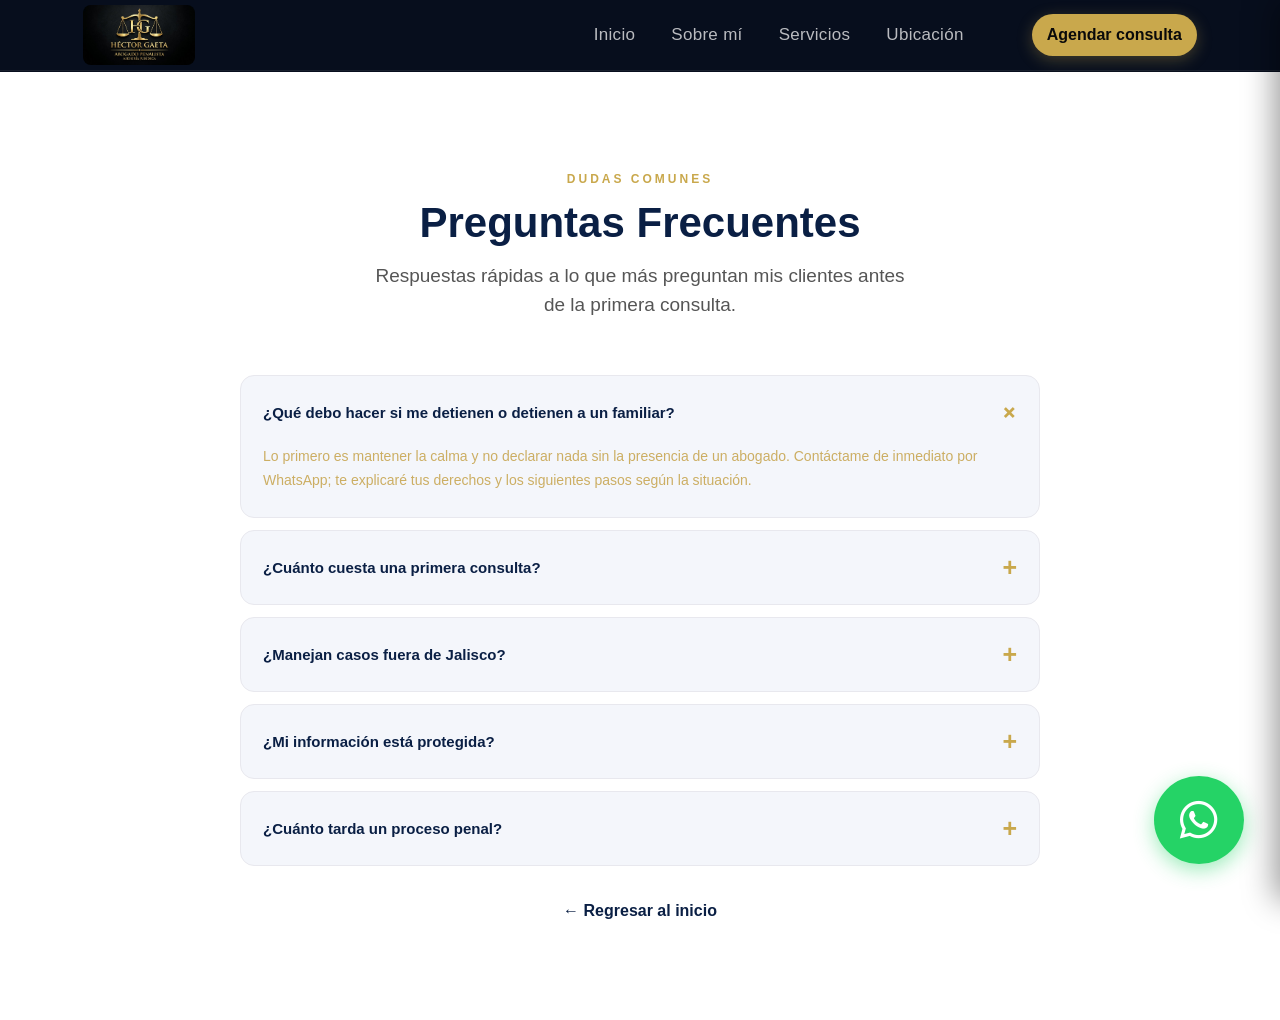
<file: faq.html>
<!DOCTYPE html>
<html lang="es">
<head>
    <meta charset="UTF-8">
    <meta name="viewport" content="width=device-width, initial-scale=1.0">
    <title>Preguntas Frecuentes — Lic. Héctor Gaeta</title>
    <link href="https://fonts.googleapis.com/css2?family=Playfair+Display:wght@400;700;900&family=DM+Sans:wght@300;400;500;600&display=swap" rel="stylesheet">
    <link rel="stylesheet" href="https://cdnjs.cloudflare.com/ajax/libs/font-awesome/6.5.0/css/all.min.css">
    <link rel="stylesheet" href="estillos.css">
    <style>
        /* Esta página está pensada para celular: se accede desde el menú lateral */
        .faq-page-wrap { padding-top: 72px; }
    </style>
</head>

<body>

<!-- NAVBAR (el logo regresa al índice central) -->
<nav class="navbar" id="navbar">
    <div class="nav-inner">
        <a href="index.html" class="nav-logo">
            <img src="Logo.png" alt="Héctor Gaeta">
        </a>
        <ul class="nav-links">
            <li><a href="index.html" class="nav-link">Inicio</a></li>
            <li><a href="index.html#about" class="nav-link">Sobre mí</a></li>
            <li><a href="index.html#servicios" class="nav-link">Servicios</a></li>
            <li><a href="index.html#ubicacion" class="nav-link">Ubicación</a></li>
        </ul>
        <div class="nav-cta">
            <a href="contacto.html" class="btn-nav">Agendar consulta</a>
            <button class="menu-toggle" id="menuToggle" aria-label="Abrir menú">
                <span></span><span></span><span></span>
            </button>
        </div>
    </div>
</nav>

<!-- MENÚ LATERAL -->
<div class="side-menu" id="sideMenu">
    <div class="side-menu-inner">
        <p class="side-menu-title">Menú</p>
        <a href="index.html">Inicio</a>
        <a href="index.html#about">Sobre mí</a>
        <a href="index.html#servicios">Servicios</a>
        <a href="index.html#ubicacion">Ubicación</a>
        <a href="contacto.html">Contacto</a>
        <a href="faq.html" class="nav-link active"><i class="fa-solid fa-magnifying-glass" style="margin-right:8px; color:var(--gold);"></i>Preguntas Frecuentes</a>
    </div>
</div>
<div class="menu-overlay" id="menuOverlay" onclick="closeSideMenu()"></div>

<!-- CONTENIDO -->
<div class="faq-page-wrap">
    <section class="faq" id="faq">
        <div class="faq-inner">
            <div class="section-header">
                <span class="section-tag">DUDAS COMUNES</span>
                <h2>Preguntas Frecuentes</h2>
                <p class="sub">Respuestas rápidas a lo que más preguntan mis clientes antes de la primera consulta.</p>
            </div>

            <div class="faq-list">
                <details class="faq-item" open>
                    <summary>¿Qué debo hacer si me detienen o detienen a un familiar?</summary>
                    <p class="faq-answer">Lo primero es mantener la calma y no declarar nada sin la presencia de un abogado. Contáctame de inmediato por WhatsApp; te explicaré tus derechos y los siguientes pasos según la situación.</p>
                </details>
                <details class="faq-item">
                    <summary>¿Cuánto cuesta una primera consulta?</summary>
                    <p class="faq-answer">El costo depende de la complejidad del caso. En la primera consulta se evalúa tu situación y se te da un presupuesto claro, sin compromisos ocultos.</p>
                </details>
                <details class="faq-item">
                    <summary>¿Manejan casos fuera de Jalisco?</summary>
                    <p class="faq-answer">La atención presencial es en Jalisco, pero se puede dar asesoría remota inicial para casos en otros estados, según el tipo de proceso.</p>
                </details>
                <details class="faq-item">
                    <summary>¿Mi información está protegida?</summary>
                    <p class="faq-answer">Sí. Toda la información que compartas está protegida bajo secreto profesional y nuestro <a href="privacidad.html" style="color:var(--navy); font-weight:600;">Aviso de Privacidad</a>.</p>
                </details>
                <details class="faq-item">
                    <summary>¿Cuánto tarda un proceso penal?</summary>
                    <p class="faq-answer">Varía mucho según el tipo de delito y la etapa procesal. En tu primera consulta te doy una estimación realista basada en casos similares.</p>
                </details>
            </div>

            <p style="text-align:center; margin-top:36px;">
                <a href="index.html" style="color:var(--navy); font-weight:600; font-size:16px; text-decoration:none;">← Regresar al inicio</a>
            </p>
        </div>
    </section>
</div>

<!-- BOTÓN WHATSAPP FIJO -->
<a href="https://wa.me/3334585066" target="_blank" class="whatsapp-btn" aria-label="WhatsApp">
    <i class="fa-brands fa-whatsapp"></i>
</a>

<script>
    const navbar = document.getElementById('navbar');
    window.addEventListener('scroll', () => {
        navbar.classList.toggle('scrolled', window.scrollY > 40);
    });

    const menuToggle = document.getElementById('menuToggle');
    const sideMenu   = document.getElementById('sideMenu');
    const overlay    = document.getElementById('menuOverlay');

    menuToggle.addEventListener('click', () => {
        const open = sideMenu.classList.toggle('open');
        overlay.classList.toggle('open', open);
        menuToggle.classList.toggle('active', open);
    });

    function closeSideMenu() {
        sideMenu.classList.remove('open');
        overlay.classList.remove('open');
        menuToggle.classList.remove('active');
    }
</script>

</body>
</html>
</file>
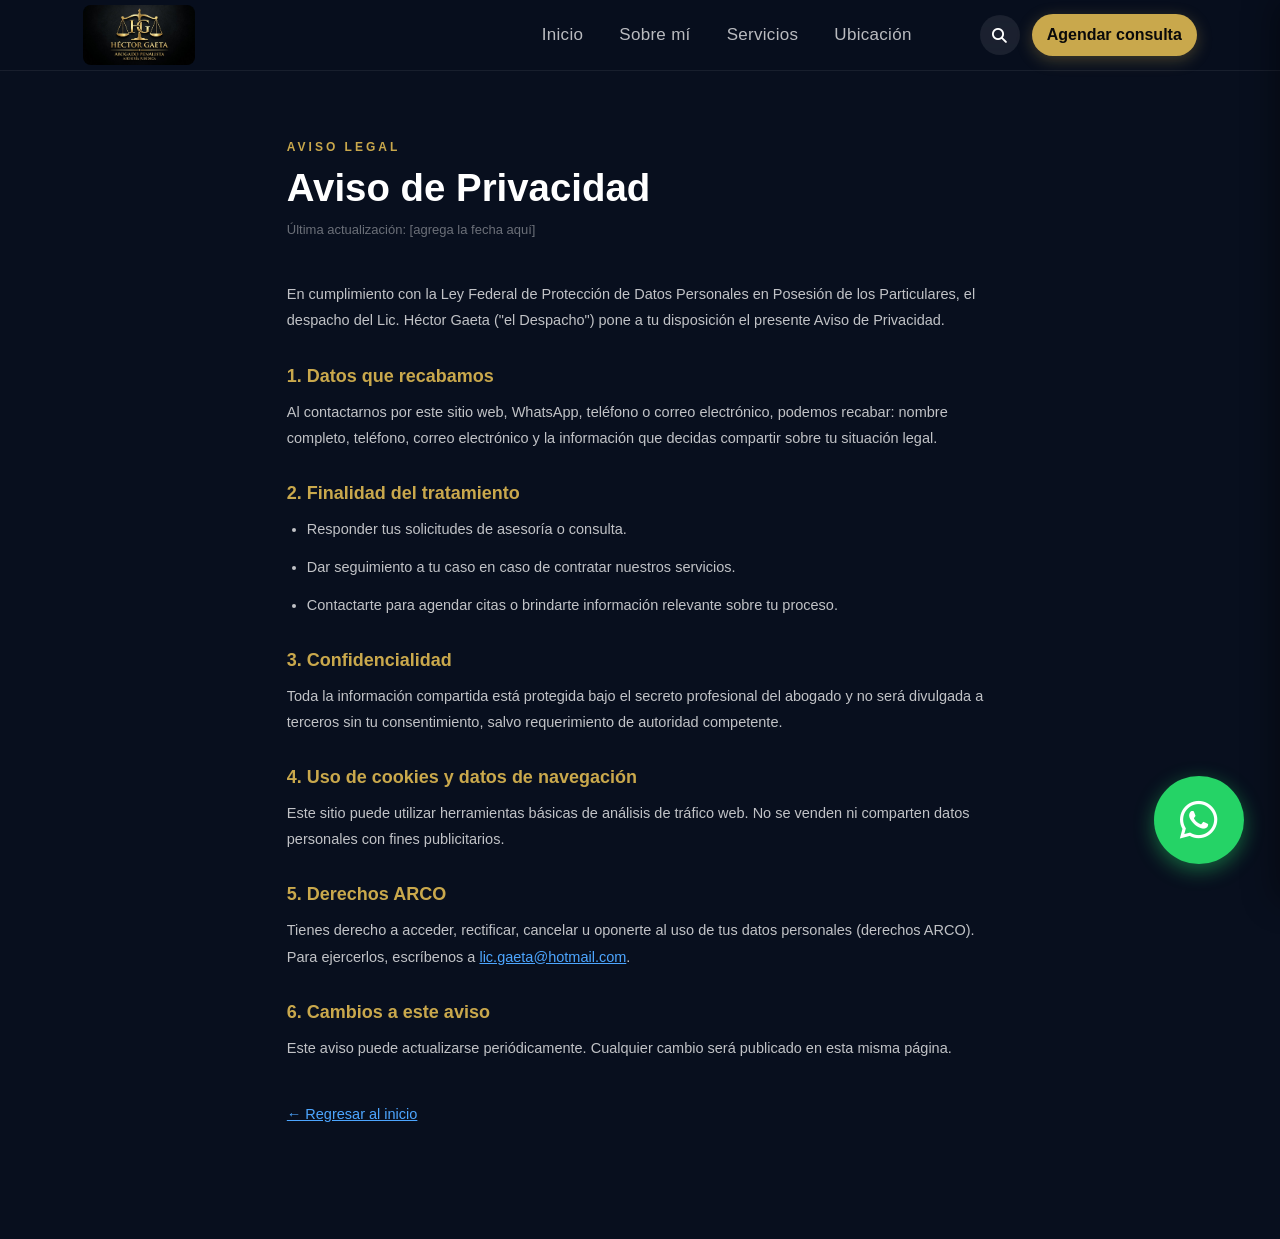
<file: privacidad.html>
<!DOCTYPE html>
<html lang="es">
<head>
    <meta charset="UTF-8">
    <meta name="viewport" content="width=device-width, initial-scale=1.0">
    <title>Aviso de Privacidad — Lic. Héctor Gaeta</title>
    <link href="https://fonts.googleapis.com/css2?family=Playfair+Display:wght@400;700;900&family=DM+Sans:wght@300;400;500;600&display=swap" rel="stylesheet">
    <link rel="stylesheet" href="https://cdnjs.cloudflare.com/ajax/libs/font-awesome/6.5.0/css/all.min.css">
    <link rel="stylesheet" href="estillos.css">
</head>

<body>

<!-- NAVBAR -->
<nav class="navbar" id="navbar">
    <div class="nav-inner">
        <a href="index.html" class="nav-logo">
            <img src="Logo.png" alt="Héctor Gaeta">
        </a>
        <ul class="nav-links">
            <li><a href="index.html" class="nav-link">Inicio</a></li>
            <li><a href="index.html#about" class="nav-link">Sobre mí</a></li>
            <li><a href="index.html#servicios" class="nav-link">Servicios</a></li>
            <li><a href="index.html#ubicacion" class="nav-link">Ubicación</a></li>
        </ul>
        <div class="nav-cta">
            <button class="btn-lupa" id="btnLupa" aria-label="Preguntas frecuentes" aria-expanded="false">
                <i class="fa-solid fa-magnifying-glass"></i>
            </button>
            <a href="contacto.html" class="btn-nav">Agendar consulta</a>
            <button class="menu-toggle" id="menuToggle" aria-label="Abrir menú">
                <span></span><span></span><span></span>
            </button>
        </div>
    </div>
</nav>

<!-- DROPDOWN DE PREGUNTAS FRECUENTES (tablet / 1080p / 2K) -->
<div class="faq-dropdown" id="faqDropdown">
    <div class="faq-dropdown-inner">
        <div class="faq-dropdown-header">
            <div>
                <span>Dudas comunes</span>
                <h3>Preguntas Frecuentes</h3>
            </div>
            <button class="faq-dropdown-close" id="faqDropdownClose" aria-label="Cerrar">✕</button>
        </div>
        <div class="faq-list">
            <details class="faq-item">
                <summary>¿Qué debo hacer si me detienen o detienen a un familiar?</summary>
                <p class="faq-answer">Lo primero es mantener la calma y no declarar nada sin la presencia de un abogado. Contáctame de inmediato por WhatsApp; te explicaré tus derechos y los siguientes pasos según la situación.</p>
            </details>
            <details class="faq-item">
                <summary>¿Cuánto cuesta una primera consulta?</summary>
                <p class="faq-answer">El costo depende de la complejidad del caso. En la primera consulta se evalúa tu situación y se te da un presupuesto claro, sin compromisos ocultos.</p>
            </details>
            <details class="faq-item">
                <summary>¿Manejan casos fuera de Jalisco?</summary>
                <p class="faq-answer">La atención presencial es en Jalisco, pero se puede dar asesoría remota inicial para casos en otros estados, según el tipo de proceso.</p>
            </details>
            <details class="faq-item">
                <summary>¿Mi información está protegida?</summary>
                <p class="faq-answer">Sí. Toda la información que compartas está protegida bajo secreto profesional y nuestro <a href="privacidad.html" style="color:var(--navy); font-weight:600;">Aviso de Privacidad</a>.</p>
            </details>
            <details class="faq-item">
                <summary>¿Cuánto tarda un proceso penal?</summary>
                <p class="faq-answer">Varía mucho según el tipo de delito y la etapa procesal. En tu primera consulta te doy una estimación realista basada en casos similares.</p>
            </details>
        </div>
    </div>
</div>

<!-- MENÚ LATERAL -->
<div class="side-menu" id="sideMenu">
    <div class="side-menu-inner">
        <p class="side-menu-title">Menú</p>
        <a href="index.html">Inicio</a>
        <a href="index.html#about">Sobre mí</a>
        <a href="index.html#servicios">Servicios</a>
        <a href="index.html#ubicacion">Ubicación</a>
        <a href="contacto.html">Contacto</a>
        <a href="faq.html"><i class="fa-solid fa-magnifying-glass" style="margin-right:8px; color:var(--gold);"></i>Preguntas Frecuentes</a>
    </div>
</div>
<div class="menu-overlay" id="menuOverlay" onclick="closeSideMenu()"></div>

<!-- CONTENIDO -->
<main class="legal-page">
    <span class="section-tag">AVISO LEGAL</span>
    <h1>Aviso de Privacidad</h1>
    <p class="legal-fecha">Última actualización: [agrega la fecha aquí]</p>

    <p>En cumplimiento con la Ley Federal de Protección de Datos Personales en Posesión de los Particulares, el despacho del Lic. Héctor Gaeta ("el Despacho") pone a tu disposición el presente Aviso de Privacidad.</p>

    <h2>1. Datos que recabamos</h2>
    <p>Al contactarnos por este sitio web, WhatsApp, teléfono o correo electrónico, podemos recabar: nombre completo, teléfono, correo electrónico y la información que decidas compartir sobre tu situación legal.</p>

    <h2>2. Finalidad del tratamiento</h2>
    <ul>
        <li>Responder tus solicitudes de asesoría o consulta.</li>
        <li>Dar seguimiento a tu caso en caso de contratar nuestros servicios.</li>
        <li>Contactarte para agendar citas o brindarte información relevante sobre tu proceso.</li>
    </ul>

    <h2>3. Confidencialidad</h2>
    <p>Toda la información compartida está protegida bajo el secreto profesional del abogado y no será divulgada a terceros sin tu consentimiento, salvo requerimiento de autoridad competente.</p>

    <h2>4. Uso de cookies y datos de navegación</h2>
    <p>Este sitio puede utilizar herramientas básicas de análisis de tráfico web. No se venden ni comparten datos personales con fines publicitarios.</p>

    <h2>5. Derechos ARCO</h2>
    <p>Tienes derecho a acceder, rectificar, cancelar u oponerte al uso de tus datos personales (derechos ARCO). Para ejercerlos, escríbenos a <a href="mailto:lic.gaeta@hotmail.com">lic.gaeta@hotmail.com</a>.</p>

    <h2>6. Cambios a este aviso</h2>
    <p>Este aviso puede actualizarse periódicamente. Cualquier cambio será publicado en esta misma página.</p>

    <p style="margin-top:40px;"><a href="index.html">← Regresar al inicio</a></p>
</main>

<!-- BOTÓN WHATSAPP FIJO -->
<a href="https://wa.me/3334585066" target="_blank" class="whatsapp-btn" aria-label="WhatsApp">
    <i class="fa-brands fa-whatsapp"></i>
</a>

<script>
    const navbar = document.getElementById('navbar');
    window.addEventListener('scroll', () => {
        navbar.classList.toggle('scrolled', window.scrollY > 40);
    });

    const menuToggle = document.getElementById('menuToggle');
    const sideMenu   = document.getElementById('sideMenu');
    const overlay    = document.getElementById('menuOverlay');

    menuToggle.addEventListener('click', () => {
        const open = sideMenu.classList.toggle('open');
        overlay.classList.toggle('open', open);
        menuToggle.classList.toggle('active', open);
    });

    function closeSideMenu() {
        sideMenu.classList.remove('open');
        overlay.classList.remove('open');
        menuToggle.classList.remove('active');
    }

    // Dropdown de Preguntas Frecuentes (botón lupa)
    const btnLupa      = document.getElementById('btnLupa');
    const faqDropdown   = document.getElementById('faqDropdown');
    const faqDropdownX = document.getElementById('faqDropdownClose');

    function toggleFaqDropdown(forceClose) {
        const open = forceClose ? false : !faqDropdown.classList.contains('open');
        faqDropdown.classList.toggle('open', open);
        btnLupa.classList.toggle('active', open);
        btnLupa.setAttribute('aria-expanded', open);
    }

    if (btnLupa && faqDropdown) {
        btnLupa.addEventListener('click', (e) => {
            e.stopPropagation();
            toggleFaqDropdown();
        });
        faqDropdownX.addEventListener('click', () => toggleFaqDropdown(true));
        document.addEventListener('click', (e) => {
            if (!faqDropdown.contains(e.target) && e.target !== btnLupa) {
                toggleFaqDropdown(true);
            }
        });
        document.addEventListener('keydown', (e) => {
            if (e.key === 'Escape') toggleFaqDropdown(true);
        });
    }
</script>

</body>
</html>
</file>
<file: estillos.css>
/* ============================================
   RESET & BASE
   ============================================ */
*, *::before, *::after {
    margin: 0;
    padding: 0;
    box-sizing: border-box;
}

:root {
    --navy:    #0A1F44;
    --navy2:   #0d2655;
    --gold:    #c9a84c;
    --gold2:   #e8c56d;
    --blue:    #4da6ff;
    --dark:    #080f1e;
    --white:   #ffffff;
    --gray:    #6b7280;
    --light:   #f4f6fb;
}

html { scroll-behavior: smooth; }

body {
    background: var(--dark);
    font-family: 'Arial', sans-serif;
    color: var(--white);
    overflow-x: hidden;
}

/* ============================================
   NAVBAR — fijo, horizontal, arriba
   ============================================ */
.navbar {
    position: fixed;
    top: 0; left: 0; right: 0;
    z-index: 9000;
    background: rgba(8, 15, 30, 0.55);
    backdrop-filter: blur(18px);
    -webkit-backdrop-filter: blur(18px);
    border-bottom: 1px solid rgba(255,255,255,0.07);
    transition: background 0.3s, box-shadow 0.3s;
}

.navbar.scrolled {
    background: rgba(8, 15, 30, 0.92);
    box-shadow: 0 4px 30px rgba(0,0,0,0.4);
}

.nav-inner {
    max-width: 1280px;
    margin: 0 80px;
    padding: 0 40px;
    height: 72px;
    display: flex;
    align-items: center;
    gap: 32px;
}

.nav-logo img {
    height: 48px;
    width: auto;
    display: block;
    border-radius: 8px;
    object-fit: contain;
}

.nav-links {
    display: flex;
    list-style: none;
    gap: 4px;
    margin-left: auto;
}

.nav-link {
    color: rgba(255,255,255,0.72);
    text-decoration: none;
    font-size: 14.5px;
    font-weight: 500;
    padding: 7px 16px;
    border-radius: 8px;
    letter-spacing: 0.3px;
    transition: color 0.2s, background 0.2s;
    position: relative;
}

.nav-link::after {
    content: '';
    position: absolute;
    bottom: 2px; left: 50%;
    transform: translateX(-50%);
    width: 0; height: 2px;
    background: var(--gold);
    border-radius: 2px;
    transition: width 0.25s;
}

.nav-link:hover, .nav-link.active {
    color: var(--white);
    background: rgba(255,255,255,0.06);
}

.nav-link.active::after { width: 60%; }

.nav-cta {
    display: flex;
    align-items: center;
    gap: 12px;
    margin-left: 20px;
}

.btn-nav {
    background: var(--gold);
    color: #0a0a0a;
    text-decoration: none;
    font-size: 14px;
    font-weight: 600;
    padding: 9px 22px;
    border-radius: 50px;
    white-space: nowrap;
    transition: background 0.2s, transform 0.2s, box-shadow 0.2s;
    
    box-shadow: 0 4px 16px rgba(201,168,76,0.3);
}

.btn-nav:hover {
    background: var(--gold2);
    transform: translateY(-1px);
    box-shadow: 0 6px 22px rgba(201,168,76,0.45);
}

/* Hamburguesa — solo móvil */
.menu-toggle {
    display: none;
    flex-direction: column;
    align-items: center;
    justify-content: center;
    gap: 5px;
    width: 40px; height: 40px;
    background: rgba(255,255,255,0.08);
    border: none;
    border-radius: 10px;
    cursor: pointer;
    transition: background 0.2s;
}

.menu-toggle span {
    display: block;
    width: 20px; height: 2px;
    background: white;
    border-radius: 2px;
    transition: transform 0.3s, opacity 0.3s, width 0.3s;
    transform-origin: center;
}

.menu-toggle.active span:nth-child(1) { transform: translateY(7px) rotate(45deg); }
.menu-toggle.active span:nth-child(2) { opacity: 0; width: 0; }
.menu-toggle.active span:nth-child(3) { transform: translateY(-7px) rotate(-45deg); }


/* ============================================
   MENÚ LATERAL (móvil)
   ============================================ */
.side-menu {
    position: fixed;
    top: 0; right: -290px;
    width: 290px; height: 100%;
    background: var(--navy);
    z-index: 9998;
    transition: right 0.35s cubic-bezier(0.4,0,0.2,1);
    box-shadow: -5px 0 30px rgba(0,0,0,0.4);
    display: flex;
    flex-direction: column;
}

.side-menu.open { right: 0; }

.side-menu-inner {
    padding: 90px 30px 30px;
    display: flex;
    flex-direction: column;
    gap: 6px;
}

.side-menu-title {
    color: rgba(255,255,255,0.4);
    font-size: 11px;
    letter-spacing: 3px;
    text-transform: uppercase;
    margin-bottom: 12px;
}

.side-menu a {
    color: white;
    text-decoration: none;
    font-size: 15px;
    padding: 11px 14px;
    border-radius: 10px;
    transition: background 0.2s, transform 0.2s;
    display: block;
}

.side-menu a:hover {
    background: rgba(255,255,255,0.1);
    transform: translateX(4px);
}

.menu-overlay {
    display: none;
    position: fixed; inset: 0;
    background: rgba(0,0,0,0.5);
    z-index: 9997;
    opacity: 0;
    transition: opacity 0.3s;
}

.menu-overlay.open { display: block; opacity: 1; }


/* ============================================
   HERO
   ============================================ */
.hero {
    min-height: 100vh;
    background: linear-gradient(90deg, #0a1f44 35%, rgba(10,31,68,0.7)),
                url('https://images.unsplash.com/photo-1589829545856-d10d557cf95f');
    background-size: cover;
    background-position: center;
    display: flex;
    align-items: center;
    gap: 40px;
    padding-left: clamp(24px, 6vw, 120px);
    padding-right: clamp(24px, 6vw, 80px);
    padding-bottom: 60px;
    position: relative;
    overflow: hidden;
}

/* Fondo decorativo */
.hero::before {
    content: '';
    position: absolute;
    inset: 0;
    pointer-events: none;
}

.hero::after {
    content: '';
    position: absolute;
    width: 600px; height: 600px;
    border-radius: 50%;
    background: radial-gradient(circle, rgba(201,168,76,0.06) 0%, transparent 70%);
    top: -100px; right: -100px;
    pointer-events: none;
}

.hero-left {
    flex: 1;
    max-width: 560px;
    position: relative;
    z-index: 1;
}

.tag {
    font-size: 11px;
    letter-spacing: 3px;
    text-transform: uppercase;
    color: var(--gold);
    font-weight: 600;
    display: block;
    margin-bottom: 16px;
    opacity: 0.9;
}

.hero-title {
    font-family: 'Playfair Display', serif;
    font-size: clamp(42px, 5vw, 68px);
    font-weight: 900;
    line-height: 1.05;
    color: var(--white);
    margin-bottom: 10px;
}

.hero-title em {
    font-style: italic;
    color: var(--gold);
}

.hero-sub {
    font-size: clamp(16px, 2vw, 22px);
    font-weight: 300;
    color: var(--blue);
    letter-spacing: 1px;
    margin-bottom: 20px;
}

.hero-desc {
    font-size: clamp(14px, 1.3vw, 17px);
    line-height: 1.7;
    color: rgba(255,255,255,0.7);
    margin-bottom: 32px;
    max-width: 440px;
}

/* Estadísticas */
.stats-row {
    display: flex;
    gap: 36px;
    margin-bottom: 36px;
    flex-wrap: wrap;
}

.stat {
    display: flex;
    flex-direction: column;
    opacity: 0;
    transform: translateY(12px);
    transition: opacity 0.5s, transform 0.5s;
}

.stat.visible { opacity: 1; transform: none; }

.stat-num {
    font-family: 'Playfair Display', serif;
    font-size: clamp(26px, 3vw, 36px);
    font-weight: 700;
    color: var(--white);
    line-height: 1;
}

.stat-lbl {
    font-size: 12px;
    color: rgba(255,255,255,0.5);
    margin-top: 3px;
    letter-spacing: 0.5px;
}

.btn-hero {
    display: inline-flex;
    align-items: center;
    gap: 8px;
    background: var(--gold);
    color: #060c18;
    text-decoration: none;
    font-size: 15px;
    font-weight: 700;
    padding: 14px 32px;
    border-radius: 50px;
    transition: background 0.2s, transform 0.2s, box-shadow 0.2s;
    box-shadow: 0 6px 24px rgba(201,168,76,0.35);
    letter-spacing: 0.3px;
}

.btn-hero:hover {
    background: var(--gold2);
    transform: translateY(-2px);
    box-shadow: 0 10px 32px rgba(201,168,76,0.5);
}

/* Hero imagen derecha */
.hero-right {
    flex: 1;
    max-width: 480px;
    display: flex;
    justify-content: center;
    align-items: center;
    position: relative;
    z-index: 1;
}

.hero-card-wrap {
    position: relative;
    width: 100%;
    max-width: 380px;
}

.hero-img-card {
    border-radius: 24px;
    overflow: hidden;
    box-shadow:
        0 30px 80px rgba(0,0,0,0.6),
        0 0 0 1px rgba(255,255,255,0.08);
    position: relative;
}

.hero-img-card img {
    width: 100%;
    height: 420px;
    object-fit: cover;
    display: block;
    filter: brightness(0.88) contrast(1.05);
}

.card-badge {
    position: absolute;
    bottom: 16px; left: 16px;
    background: rgba(10,31,68,0.92);
    backdrop-filter: blur(10px);
    border: 1px solid rgba(255,255,255,0.12);
    border-radius: 12px;
    padding: 10px 16px;
    display: flex;
    align-items: center;
    gap: 8px;
    font-size: 13px;
    font-weight: 500;
    color: white;
}

.card-badge i { color: var(--gold); font-size: 16px; }

.float-pill {
    position: absolute;
    top: -14px; right: -14px;
    background: var(--gold);
    color: #0a0a0a;
    font-size: 13px;
    font-weight: 700;
    padding: 8px 16px;
    border-radius: 50px;
    box-shadow: 0 4px 16px rgba(201,168,76,0.4);
    animation: floatPill 3s ease-in-out infinite;
}

@keyframes floatPill {
    0%, 100% { transform: translateY(0); }
    50%       { transform: translateY(-8px); }
}


/* ============================================
   SOBRE MÍ
   ============================================ */
.about {
    padding: 100px clamp(24px, 6vw, 120px);
    background: var(--white);
    color: #111;
}

.about-container {
    display: flex;
    align-items: center;
    gap: 70px;
    max-width: 1100px;
    margin: 0 auto;
    flex-wrap: wrap;
    opacity: 0;
    transform: translateY(20px);
    transition: opacity 0.6s, transform 0.6s;
}

.about-container.visible { opacity: 1; transform: none; }

.about-img-wrap {
    position: relative;
    flex-shrink: 0;
}

.about-img-wrap img {
    width: 380px;
    max-width: 100%;
    border-radius: 20px;
    object-fit: cover;
    display: block;
    box-shadow: 0 20px 60px rgba(0,0,0,0.15);
}

.about-badge {
    position: absolute;
    bottom: -20px; right: -20px;
    background: var(--navy);
    color: white;
    border-radius: 16px;
    padding: 18px 22px;
    text-align: center;
    box-shadow: 0 10px 30px rgba(0,0,0,0.2);
}

.about-badge-num {
    display: block;
    font-family: 'Playfair Display', serif;
    font-size: 36px;
    font-weight: 700;
    color: var(--gold);
    line-height: 1;
}

.about-badge span:last-child {
    font-size: 12px;
    color: rgba(255,255,255,0.7);
    line-height: 1.4;
    margin-top: 4px;
    display: block;
}

.about-text {
    flex: 1;
    min-width: 280px;
}

.section-tag {
    font-size: 11px;
    letter-spacing: 3px;
    text-transform: uppercase;
    color: var(--gold);
    font-weight: 700;
    display: block;
    margin-bottom: 12px;
}

.section-tag.light { color: var(--gold2); }

.about-text h2 {
    font-family: 'Arial', serif;
    font-size: clamp(28px, 3vw, 40px);
    line-height: 1.2;
    color: var(--navy);
    margin-bottom: 18px;
}

.about-text p {
    font-size: 15.5px;
    line-height: 1.75;
    color: #444;
    margin-bottom: 28px;
}

.features { display: flex; flex-direction: column; gap: 16px; }

.feature-item {
    display: flex;
    align-items: flex-start;
    gap: 14px;
}

.feature-icon {
    width: 32px; height: 32px;
    background: var(--navy);
    color: var(--gold);
    border-radius: 8px;
    display: flex;
    align-items: center;
    justify-content: center;
    font-size: 14px;
    font-weight: 700;
    flex-shrink: 0;
}

.feature-item h4 {
    font-size: 14.5px;
    font-weight: 600;
    color: var(--navy);
    margin-bottom: 2px;
}

.feature-item p {
    font-size: 13.5px;
    color: #666;
    margin: 0;
    line-height: 1.5;
}


/* ============================================
   SERVICIOS
   ============================================ */
.servicios {
    padding: 100px clamp(24px, 6vw, 120px);
    background: var(--navy);
    text-align: center;
}

.servicios-inner { max-width: 1100px; margin: 0 auto; }

.section-header { margin-bottom: 56px; }

.section-header h2 {
    font-family: 'Arial', serif;
    font-size: clamp(28px, 3vw, 42px);
    margin: 12px 0 14px;
    color: var(--white);
    line-height: 1.2;
}

.sub { color: rgba(255,255,255,0.6); font-size: 15px; max-width: 540px; margin: 0 auto; }

.cards {
    display: grid;
    grid-template-columns: repeat(2, 1fr);
    gap: 20px;
    max-width: 860px;
    margin: 0 auto;
    opacity: 0;
    transform: translateY(20px);
    transition: opacity 0.6s, transform 0.6s;
}

.cards.visible { opacity: 1; transform: none; }

.card {
    background: rgba(255,255,255,0.05);
    border: 1px solid rgba(255,255,255,0.08);
    padding: 30px;
    border-radius: 18px;
    text-align: left;
    transition: transform 0.3s, background 0.3s, border-color 0.3s;
    cursor: default;
    opacity: 0;
    transform: translateY(16px);
    transition: opacity 0.5s, transform 0.5s, background 0.3s, border-color 0.3s;
}

.card.visible { opacity: 1; transform: none; }

.card:hover {
    transform: translateY(-6px);
    background: rgba(255,255,255,0.09);
    border-color: rgba(201,168,76,0.3);
}

.icon { font-size: 28px; margin-bottom: 14px; }
.escudo-bg { width: auto; height: 45px; display: flex; justify-content: left; padding: 0px 0 10px; }
.card h3 {
    font-family: 'Arial', serif;
    font-size: 18px;
    color: var(--white);
    margin-bottom: 8px;
}

.card p { font-size: 14px; color: rgba(255,255,255,0.6); line-height: 1.6; }


/* ============================================
   UBICACIÓN
   ============================================ */
.ubicacion {
    padding: 100px clamp(24px, 6vw, 120px);
    background: rgb(7 22 48);
    text-align: center;
}

.ubicacion-inner { max-width: 1100px; margin: 0 auto; }

.ubicacion .section-header h2 { color: var(--white); }
.ubicacion .section-header .section-tag { color: var(--gold); }

.ubicacion-container {
    display: flex;
    gap: 28px;
    justify-content: center;
    flex-wrap: wrap;
    margin-top: 40px;
    opacity: 0;
    transform: translateY(20px);
    transition: opacity 0.6s, transform 0.6s;
}

.ubicacion-container.visible { opacity: 1; transform: none; }

.info {
    background: rgba(255,255,255,0.05);
    border: 1px solid rgba(255,255,255,0.1);
    padding: 28px;
    border-radius: 18px;
    width: 280px;
    text-align: left;
    color: white;
}

.info h3 { font-size: 16px; margin-bottom: 12px; color: var(--gold); }
.info p { font-size: 14px; color: rgba(255,255,255,0.7); line-height: 1.6; }
.info a { color: rgba(255,255,255,0.85); text-decoration: none; }
.info a:hover { color: var(--gold); }

.mapa {
    flex: 1;
    min-width: 280px;
    max-width: 500px;
    border-radius: 18px;
    overflow: hidden;
    border: 1px solid rgba(255,255,255,0.08);
}


/* ============================================
   FOOTER
   ============================================ */
.footer {
    background: #04091a;
    border-top: 1px solid rgba(255,255,255,0.06);
    padding: 36px 40px;
}

.footer-inner {
    max-width: 1100px;
    margin: 0 auto;
    display: flex;
    align-items: center;
    justify-content: space-between;
    flex-wrap: wrap;
    gap: 16px;
}

.footer-logo { height: 38px; width: auto; object-fit: contain; border-radius: 6px; }

.footer p { font-size: 13px; color: rgba(255,255,255,0.4); }

.footer-links { display: flex; gap: 20px; }

.footer-links a {
    font-size: 13px;
    color: rgba(255,255,255,0.45);
    text-decoration: none;
    transition: color 0.2s;
}

.footer-links a:hover { color: var(--gold); }


/* ============================================
   BOTÓN WHATSAPP FIJO
   ============================================ */
.whatsapp-btn {
    position: fixed;
    bottom: 28px; right: 28px;
    width: 59px; height: 59px;
    background: #25D366;
    color: white;
    border-radius: 50%;
    display: flex;
    align-items: center;
    justify-content: center;
    font-size: 30px;
    text-decoration: none;
    box-shadow: 0 6px 20px rgba(37,211,102,0.45);
    z-index: 9999;
    transition: transform 0.3s, box-shadow 0.3s;
}

.whatsapp-btn:hover {
    transform: scale(1.12);
    box-shadow: 0 8px 28px rgba(37,211,102,0.6);
}

/* ============================================
   TESTIMONIOS (NUEVO)
   ============================================ */
.testimonios {
    padding: 100px clamp(24px, 6vw, 120px);
    background: var(--dark);
    text-align: center;
}

.testimonios-inner { max-width: 1100px; margin: 0 auto; }

.testimonios .section-header h2 { color: var(--white); }

.testimonios-grid {
    display: grid;
    grid-template-columns: repeat(3, 1fr);
    gap: 20px;
    margin-top: 40px;
    opacity: 0;
    transform: translateY(20px);
    transition: opacity 0.6s, transform 0.6s;
}

.testimonios-grid.visible { opacity: 1; transform: none; }

.testimonio-card {
    background: rgba(255,255,255,0.05);
    border: 1px solid rgba(255,255,255,0.08);
    padding: 28px;
    border-radius: 18px;
    text-align: left;
    transition: transform 0.3s, border-color 0.3s;
}

.testimonio-card:hover {
    transform: translateY(-6px);
    border-color: rgba(201,168,76,0.3);
}

.testimonio-stars { color: var(--gold); font-size: 14px; margin-bottom: 14px; letter-spacing: 2px; }

.testimonio-text {
    font-size: 14px;
    color: rgba(255,255,255,0.75);
    line-height: 1.7;
    margin-bottom: 18px;
    font-style: italic;
}

.testimonio-autor { display: flex; align-items: center; gap: 10px; }

.testimonio-avatar {
    width: 36px; height: 36px;
    border-radius: 50%;
    background: var(--navy);
    color: var(--gold);
    display: flex;
    align-items: center;
    justify-content: center;
    font-size: 13px;
    font-weight: 700;
    flex-shrink: 0;
}

.testimonio-autor strong { display: block; font-size: 13.5px; color: var(--white); }
.testimonio-autor span { font-size: 12px; color: rgba(255,255,255,0.5); }

.testimonio-nota { margin-top: 28px; font-size: 12px; color: rgba(255,255,255,0.35); }


/* ============================================
   PREGUNTAS FRECUENTES (NUEVO)
   ============================================ */
.faq {
    padding: 100px clamp(24px, 6vw, 120px);
    background: var(--white);
}

.faq-inner { max-width: 800px; margin: 0 auto; }

.faq .section-header { text-align: center; }
.faq .section-header h2 { color: var(--navy); }
.faq .section-header .sub { color: #555; }

.faq-list { margin-top: 40px; display: flex; flex-direction: column; gap: 12px; }

.faq-item {
    background: var(--light);
    border: 1px solid #e8e8ee;
    border-radius: 14px;
    padding: 4px 22px;
}

.faq-item summary {
    cursor: pointer;
    list-style: none;
    padding: 18px 0;
    font-size: 15px;
    font-weight: 600;
    color: var(--navy);
    display: flex;
    align-items: center;
    justify-content: space-between;
    gap: 12px;
}

.faq-item summary::-webkit-details-marker { display: none; }

.faq-item summary::after {
    content: '+';
    font-size: 20px;
    color: var(--gold);
    transition: transform 0.25s;
    flex-shrink: 0;
}

.faq-item[open] summary::after { transform: rotate(45deg); }

.faq-answer { padding: 0 0 20px; font-size: 14px; color: rgb(204 174 99); line-height: 1.7; }


/* ============================================
   CÉDULA / HORARIO (NUEVO)
   ============================================ */
.cedula-line {
    display: inline-flex;
    align-items: center;
    gap: 8px;
    font-size: 12.5px;
    color: #666;
    margin-bottom: 26px;
}

.cedula-line i { color: var(--gold); }

.horario-box {
    margin-top: 16px;
    padding-top: 16px;
    border-top: 1px solid rgba(255,255,255,0.1);
}

.horario-box strong { display: block; font-size: 13px; color: var(--gold); margin-bottom: 6px; }
.horario-box p { font-size: 13.5px; color: rgba(255,255,255,0.7); line-height: 1.6; margin: 0; }

.ubicacion-nota {
    font-size: 13.5px;
    color: rgba(255,255,255,0.55);
    line-height: 1.6;
    margin-top: 10px;
}


/* ============================================
   BOTÓN LUPA + DROPDOWN DE FAQ (NUEVO)
   Visible en tablet / 1080p / 2K. Oculto en celular
   (en celular la opción vive dentro del menú lateral).
   ============================================ */
.btn-lupa {
    width: 40px; height: 40px;
    border-radius: 50%;
    border: none;
    background: rgba(255,255,255,0.08);
    color: var(--white);
    font-size: 15px;
    display: flex;
    align-items: center;
    justify-content: center;
    cursor: pointer;
    transition: background 0.2s, color 0.2s, transform 0.2s;
    flex-shrink: 0;
}

.btn-lupa:hover { background: rgba(255,255,255,0.16); transform: scale(1.05); }
.btn-lupa.active { background: var(--gold); color: #0a0a0a; }

.faq-dropdown {
    position: fixed;
    top: 84px;
    right: 24px;
    width: 380px;
    max-width: calc(100vw - 32px);
    max-height: 0;
    overflow: hidden;
    background: var(--white);
    border-radius: 18px;
    box-shadow: 0 20px 60px rgba(0,0,0,0.35);
    z-index: 9500;
    opacity: 0;
    transform: translateY(-10px);
    transition: opacity 0.25s ease, transform 0.25s ease, max-height 0.35s ease;
    pointer-events: none;
}

.faq-dropdown.open {
    max-height: 78vh;
    opacity: 1;
    transform: translateY(0);
    pointer-events: auto;
    overflow-y: auto;
}

.faq-dropdown-inner { padding: 26px 24px 30px; }

.faq-dropdown-header {
    display: flex;
    align-items: center;
    justify-content: space-between;
    margin-bottom: 16px;
    gap: 12px;
}

.faq-dropdown-header span {
    font-size: 10.5px;
    letter-spacing: 2px;
    text-transform: uppercase;
    color: var(--gold2);
    font-weight: 700;
    display: block;
    margin-bottom: 4px;
}

.faq-dropdown-header h3 {
    font-family: 'Arial', serif;
    font-size: 17px;
    color: var(--navy);
    line-height: 1.25;
}

.faq-dropdown-close {
    background: var(--light);
    border: none;
    width: 28px; height: 28px;
    border-radius: 50%;
    font-size: 15px;
    color: #888;
    cursor: pointer;
    line-height: 1;
    flex-shrink: 0;
    transition: background 0.2s, color 0.2s;
}

.faq-dropdown-close:hover { background: #eee; color: #333; }

.faq-dropdown .faq-list { margin-top: 0; gap: 10px; }
.faq-dropdown .faq-item { background: var(--light); border-color: #e8e8ee; padding: 2px 16px; }
.faq-dropdown .faq-item summary { font-size: 13.5px; padding: 14px 0; }
.faq-dropdown .faq-answer { font-size: 12.5px; padding-bottom: 16px; }


/* ============================================
   PÁGINA LEGAL — Aviso de Privacidad (NUEVO)
   ============================================ */
.legal-page {
    min-height: 100vh;
    padding: 140px clamp(24px, 6vw, 120px) 100px;
    background: var(--dark);
    max-width: 860px;
    margin: 0 auto;
}

.legal-page h1 {
    font-family: 'Arial', serif;
    font-size: clamp(28px, 3vw, 40px);
    color: var(--white);
    margin-bottom: 8px;
}

.legal-page .legal-fecha { color: rgba(255,255,255,0.4); font-size: 13px; margin-bottom: 40px; }

.legal-page h2 { font-size: 18px; color: var(--gold); margin: 32px 0 12px; }

.legal-page p, .legal-page li {
    font-size: 14.5px;
    line-height: 1.8;
    color: rgba(255,255,255,0.75);
    margin-bottom: 12px;
}

.legal-page ul { padding-left: 20px; }

.legal-page a { color: var(--blue); }


/* ============================================
   Mejora visuial
   ============================================ */
.anim-fade-up {
  opacity: 0;
  transform: translateY(40px);
  transition: all 0.8s ease;
}

.anim-fade-up.visible {
  opacity: 1;
  transform: translateY(0);
}

.anim-fade-left {
  opacity: 0;
  transform: translateX(-40px);
  transition: all 0.8s ease;
}

.anim-fade-left.visible {
  opacity: 1;
  transform: translateX(0);
}



/* ============================================
   RESPONSIVE — Móvil ≤ 768px
   ============================================ */
@media (max-width: 767px) {
    /* Navbar */
    .nav-links { display: none; }
    .btn-nav   { display: none; }
    .menu-toggle { display : flex; }
    .nav-cta { padding-left: 12.2rem;}
    .nav-inner {
        margin-top: 2px;
        margin-left: 2%;
        padding: 0; }
    .nav-logo img { height: 60px; }

    .side-menu-inner {
    padding: 60px 24px 30px;
    gap: 15px;
    }
    .side-menu a {
    font-size: 20px;
    padding: 15px 20px;
    border-radius: 10px;
    box-shadow: 0 4px 12px rgb(204 174 99);
    } 

    .whatsapp-btn {
        bottom: 1.4rem; right: 1.5rem;
        width: 3.8rem; height: 3.8rem;
        font-size: 35px;
    }


    /*Inicio=Hero */
     .hero {
        background: linear-gradient(90deg, #0a1f44f5 35%, rgba(10, 31, 68, 0.589)), url('https://images.unsplash.com/photo-1589829545856-d10d557cf95f');
        background-position: center;
        background-size: 330%;
        flex-direction: column;
        padding: 14rem 1.5rem 0rem;
        min-height: 950px;
    }
    .hero-left { max-width: 100%; text-align: center; align-items: center; display: flex; flex-direction: column; }
    .hero-title { font-size: 3.7rem; }
    .hero-sub { font-size: 1.5rem; margin: 0.5rem 0; }    
    .hero-desc { font-size: 1.24rem; text-align: justify; line-height: 1.6; margin: 0.5rem 0 1rem; }
    .stats-row { font-size: 18rem; justify-content: center; gap: 20px;}
        .stat-num { font-size: 35px; }
        .stat-lbl { font-size: 13px; margin-top: 10px;}
        .btn-hero { font-size: 16px; padding: 18px 42px; }
    .hero-right { max-width: 100%; width: 100%; }
    .hero-img-card img { height: 300px; }



    /* About */
    .about { padding: 80px 22px 60px; }
    .about-container { flex-direction: column; gap: 40px; align-items: center; }
    .about-img-wrap img { width: 100%; max-width: 340px; }
    .about-badge { bottom: -16px; right: 0; }
    .section-tag { font-size: 16px; }
    .about-text h2 { font-size: 30px; }
    p.about-description { font-size: 19px; text-align: justify; line-height: 1.6; }
    .about-text { padding-top: 25px; padding: 0 10px; }
    .feature-item h4 { font-size: 18px; }
    .feature-item p { font-size: 18px; text-align: justify;}



    /* Servicios */
    .servicios { padding: 80px 22px; }
    .cards { grid-template-columns: 1fr; }
        .card { padding: 28px; }
        .card h3 { font-size: 20px; }
        .card p { font-size: 19px; line-height: 1.5; }
        .icon { font-size: 32px; }
    .section-header { padding: 0 0px; }
    .section-header h2 { font-size: 36px; }
    .section-header .sub { font-size: 20px; margin-top: 17px; text-align: justify; line-height: 1.5; padding: 0 10px; }

    /* Ubicación */
    .ubicacion { padding: 80px 22px; }
    .mapa, .info { width: 100%; max-width: 100%; }
    .mapa { height: 300px; }
    .info h3 { font-size: 20px; }
    .info p { font-size: 18.5px; line-height: 1.5; text-align: justify; }
    .horario-box strong { font-size: 19px;}
    .horario-box p { font-size: 18px; line-height: 1.5; text-align: justify; }
    .ubicacion-nota { font-size: 16px; line-height: 1.5; text-align: justify; }

    /* Footer */
    .footer-inner { flex-direction: column; text-align: center; }
    .footer-links { justify-content: center; }

    /* Testimonios (nuevo) */
    .testimonios { padding: 70px 20px; }
    .testimonios-grid { grid-template-columns: 1fr; }
    .testimonio-stars { font-size: 23px; }
    .testimonio-text { font-size: 18px; line-height: 1.6; text-align: justify; }

    /* FAQ (nuevo) */
    .faq { padding: 70px 20px; }
    .faq-item summary { font-size: 20px; }
    .faq-answer { font-size: 18px; line-height: 1.6; text-align: justify; }

    /* Legal (nuevo) */
    .legal-page { padding: 110px 20px 60px; }

    /* Contacto (nuevo) */
    .contacto-form-nota { font-size: 13px; }

    /* Lupa FAQ: oculta en celular, vive dentro del menú lateral (nuevo) */
    .btn-lupa, .faq-dropdown { display: none !important; }
}

/*========================
   RESPONSIVE — Tablet 769px–1199px
   ============================================ */
@media (min-width: 768px) and (max-width: 1199px) {
    .nav-links { display: flex; padding: 0%; }
    .btn-nav   { display: none; }
    .menu-toggle { display : flex; }
    .nav-cta { padding-left: 10%;}
    .nav-inner {
        margin-top: 5px;
        margin-left: 2%;
        padding: 0; }
    .nav-logo img { height: 60px; }

    .side-menu-inner {
    padding: 90px 30px 30px;
    gap: 15px;
    }

    .whatsapp-btn { width: 65px; height: 64px; font-size: 40px; right: 3rem; bottom: 2rem; }
    
    .side-menu a {
    font-size: 20px;
    padding: 11px 14px;
    }
    .hero { padding: 100px 40px 60px; }
     
    .hero-right { max-width: 340px; }

    .hero-img-card img { height: 360px; }

    .about-img-wrap img { width: 300px; }

    .cards { max-width: 680px; }

    .footer { padding: 48px 160px; }
    .footer-logo { height: 52px; }
    .footer p, .footer-links a { font-size: 16px; }
    
}
@media (min-width: 1200px) and (max-width: 1536px) {
    .nav-inner { max-width: 1440px; height: 70px; padding: 0 5.2rem; margin: 0 0; }
    .nav-link { font-size: 17px; }
    .nav-logo img { height: 60px;}
    .btn-nav { font-size: 16px; padding: 12px 15px; }

    .whatsapp-btn { width: 10vh; height: 9.8vh; font-size: 2.7rem; right: 4vh; bottom: 4vh; }

    .hero-left { max-width: 400px; margin-top: 90px;}
    .tag { font-size: 14px; letter-spacing: 2px; margin-bottom: 10px; }
    .hero-title { font-size: 59px; line-height: 1;}
    .hero-sub   { font-size: 20px; padding: 0 0; margin-bottom: 15px; }
    .hero-desc  { font-size: 18px; margin-bottom: 13px; text-align: justify; line-height: 1.5; }
    .btn-hero   { font-size: 16px; padding: 18px 42px; text-align: center; align-items: center; justify-content: center; display: flex; margin: 0 60px 0 36px; }
    .stats-row { margin-bottom: 20px; }
    .stat-num   { font-size: 40px; }
    .stat-lbl   { font-size: 12px; }

    .about { padding: 100px 1px 100px 1px; }
    .about-container { max-width: 90%; gap: 80px; }
    .about-img-wrap img { width: 550px; }
    .about-badge span:last-child { font-size: 15px; }
    .about-text h2 { font-size: 36px; }
    .about-text p  { font-size: 20.3px; line-height: 1.5; text-align: justify; }
    .feature-item h4 { font-size: 17px; }

    .section-tag { font-size: 12px;}
    .section-header h2 { font-size: 42px; }
    .sub { font-size: 19px; line-height: 1.5;}
    .card { padding: 29px; }
    .cards { max-width: 1100px; gap: 24px; }
    .card h3 { font-size: 23px; }
    .card p { font-size: 19px; line-height: 1.5; text-align: justify; }
    .escudo-bg { width: auto; height: 50px; display: flex; justify-content: left; padding: 0px 0 10px; }
    .icon { font-size: 40px; margin-bottom: 10px; }

    .faq-dropdown-header span { font-size: 10px; letter-spacing: 2px; }
    .faq-dropdown-header h3 { font-size: 18px; }
    .faq-dropdown {width: 780px; right: 15px;}
    .faq-answer {color: rgb(204 174 99);}
    .faq-dropdown .faq-item summary { font-size: 17px; padding: 10px 0; }
    .faq-dropdown .faq-answer { font-size: 18px; padding-bottom: 16px; text-align: justify; line-height: 1.6;}
    .faq-item summary::after { font-size: 25px; }

    .ubicacion { padding: 80px 1px 120px 1px; }
    .ubicacion-inner { max-width: 1300px; height: auto;}
    .ubicacion-nota { font-size: 14px; }
    .mapa { max-width: 550px; height: 400px; }
    .info { width: 400px; padding: 30px; }
    .info h3 { font-size: 22px; }
    .info p { font-size: 18px; line-height: 1.6; }
    .horario-box strong { font-size: 18px; }

    .testimonios { padding: 80px 1px 100px 1px; }
    .testimonio-stars { font-size: 20px; }
    .testimonio-text { font-size: 17px; line-height: 1.7; }
}


/* ============================================
   1080p — 1200px–2159px
   ============================================ */
@media (min-width: 1537px) and (max-width: 2159px) {
     /* Navbar */
    .nav-inner { max-width: 1920px; height: 80px; padding: 0 2.5rem; }
    .nav-link { font-size: 18px; }
    .nav-logo img { height: 65px;}
    .btn-nav { font-size: 17px; padding: 12px 15px; }

    .whatsapp-btn { width: 70px; height: 69px; font-size: 45px; right: 3rem; bottom: 2rem; }

    .hero-left { max-width: 480px; margin-top: 90px;}
    .hero-title { font-size: 65px; line-height: 1;}
    .hero-sub   { font-size: 23px; padding: 0 0; margin-bottom: 17px; }
    .hero-desc  { font-size: 20px; margin-bottom: 13px; }
    .btn-hero   { font-size: 16px; padding: 18px 42px; }

    .about { padding: 150px 1px 180px 1px; }
    .about-container { max-width: 1350px; gap: 80px; }
    .about-img-wrap img { width: 550px; }
    .about-badge span:last-child { font-size: 15px; }
    .about-text h2 { font-size: 36px; }
    .about-text p  { font-size: 20.3px; line-height: 1.5; text-align: justify; }
    .feature-item h4 { font-size: 17px; }

    .section-tag { font-size: 13px;}
    .section-header h2 { font-size: 48px; }
    .sub { font-size: 20px; line-height: 1.5;}
    .card { padding: 29px; }
    .cards { max-width: 1100px; gap: 24px; }
    .card h3 { font-size: 25px; }
    .card p { font-size: 19px; line-height: 1.5; text-align: justify; }
    .escudo-bg { width: auto; height: 50px; display: flex; justify-content: left; padding: 0px 0 10px; }
    .icon { font-size: 40px; margin-bottom: 10px; }

    .stats-row { margin-bottom: 25px; }
    .stat-num   { font-size: 42px; }
    .stat-lbl   { font-size: 15px; }

    .faq-dropdown-header span { font-size: 12px; letter-spacing: 2px; }
    .faq-dropdown-header h3 { font-size: 20px; }
    .faq-dropdown {width: 680px; right: 100px;}
    .faq-answer {color: rgb(204 174 99);}
    .faq-dropdown .faq-item summary { font-size: 18px; padding: 16px 0; }
    .faq-dropdown .faq-answer { font-size: 18px; padding-bottom: 16px; text-align: justify; line-height: 1.6;}
    .faq-item summary::after { font-size: 25px; }

    .ubicacion { padding: 100px 1px 170px 1px; }
    .ubicacion-inner { max-width: 1300px; height: auto;}
    .ubicacion-nota { font-size: 14px; }
    .mapa { max-width: 550px; height: 400px; }
    .info { width: 400px; padding: 30px; }
    .info h3 { font-size: 22px; }
    .info p { font-size: 18px; line-height: 1.6; }
    .horario-box strong { font-size: 18px; }

    .testimonios { padding: 150px 1px 150px 1px; }
    .testimonio-stars { font-size: 20px; }
    .testimonio-text { font-size: 17px; line-height: 1.7; }

}


/* ============================================
   2K — ≥ 2160px
   ============================================ */
@media (min-width: 2160px) {
     /* Navbar */
    .nav-inner { max-width: 2560px; height: 90px; padding: 0 135px; }
    .nav-logo img { height: 75px;}
    .nav-link { font-size: 19px; }
    .nav-links { padding: 0%; }
    .btn-nav { font-size: 18px; padding: 12px 28px; }

    .hero-title { font-size: 90px; max-width: 560px;}
    .hero-sub   { font-size: 28px; max-width: 560px;}
    .hero-desc  { font-size: 20px; max-width: 560px;}
    .hero-left { max-width: 560px; margin-left: 90px;}
    .stat-num   { font-size: 48px; }
    .stat-lbl   { font-size: 15px; }
    .btn-hero   { font-size: 19px; padding: 18px 42px; }

    .hero-img-card img { height: 580px; }
    .float-pill { font-size: 16px; padding: 12px 24px; }

    .about { padding: 130px 160px; }
    .about-container { max-width: 1600px; gap: 100px; }
    .about-img-wrap img { width: 560px; }
    .about-text h2 { font-size: 52px; }
    .about-text p  { font-size: 18px; }

    .servicios { padding: 160px; }
    .servicios-inner { max-width: 1600px; }
    .section-header h2 { font-size: 56px; }
    .cards { max-width: 1300px; gap: 28px; }
    .card { padding: 42px; }
    .card h3 { font-size: 24px; }
    .card p  { font-size: 17px; }
    .icon    { font-size: 38px; }

    .ubicacion { padding: 140px 160px; }
    .ubicacion-inner { max-width: 1600px; }
    .info { width: 380px; padding: 36px; }
    .mapa { max-width: 700px; }

    .footer { padding: 48px 160px; }
    .footer-logo { height: 52px; }
    .footer p, .footer-links a { font-size: 16px; }

    /* Testimonios / FAQ / Legal (nuevo) */
    .testimonios { padding: 140px 160px; }
    .testimonios-inner { max-width: 1600px; }
    .faq { padding: 140px 160px; }
    .faq-inner { max-width: 900px; }
    .legal-page { max-width: 1000px; padding-top: 180px; }
}
</file>
